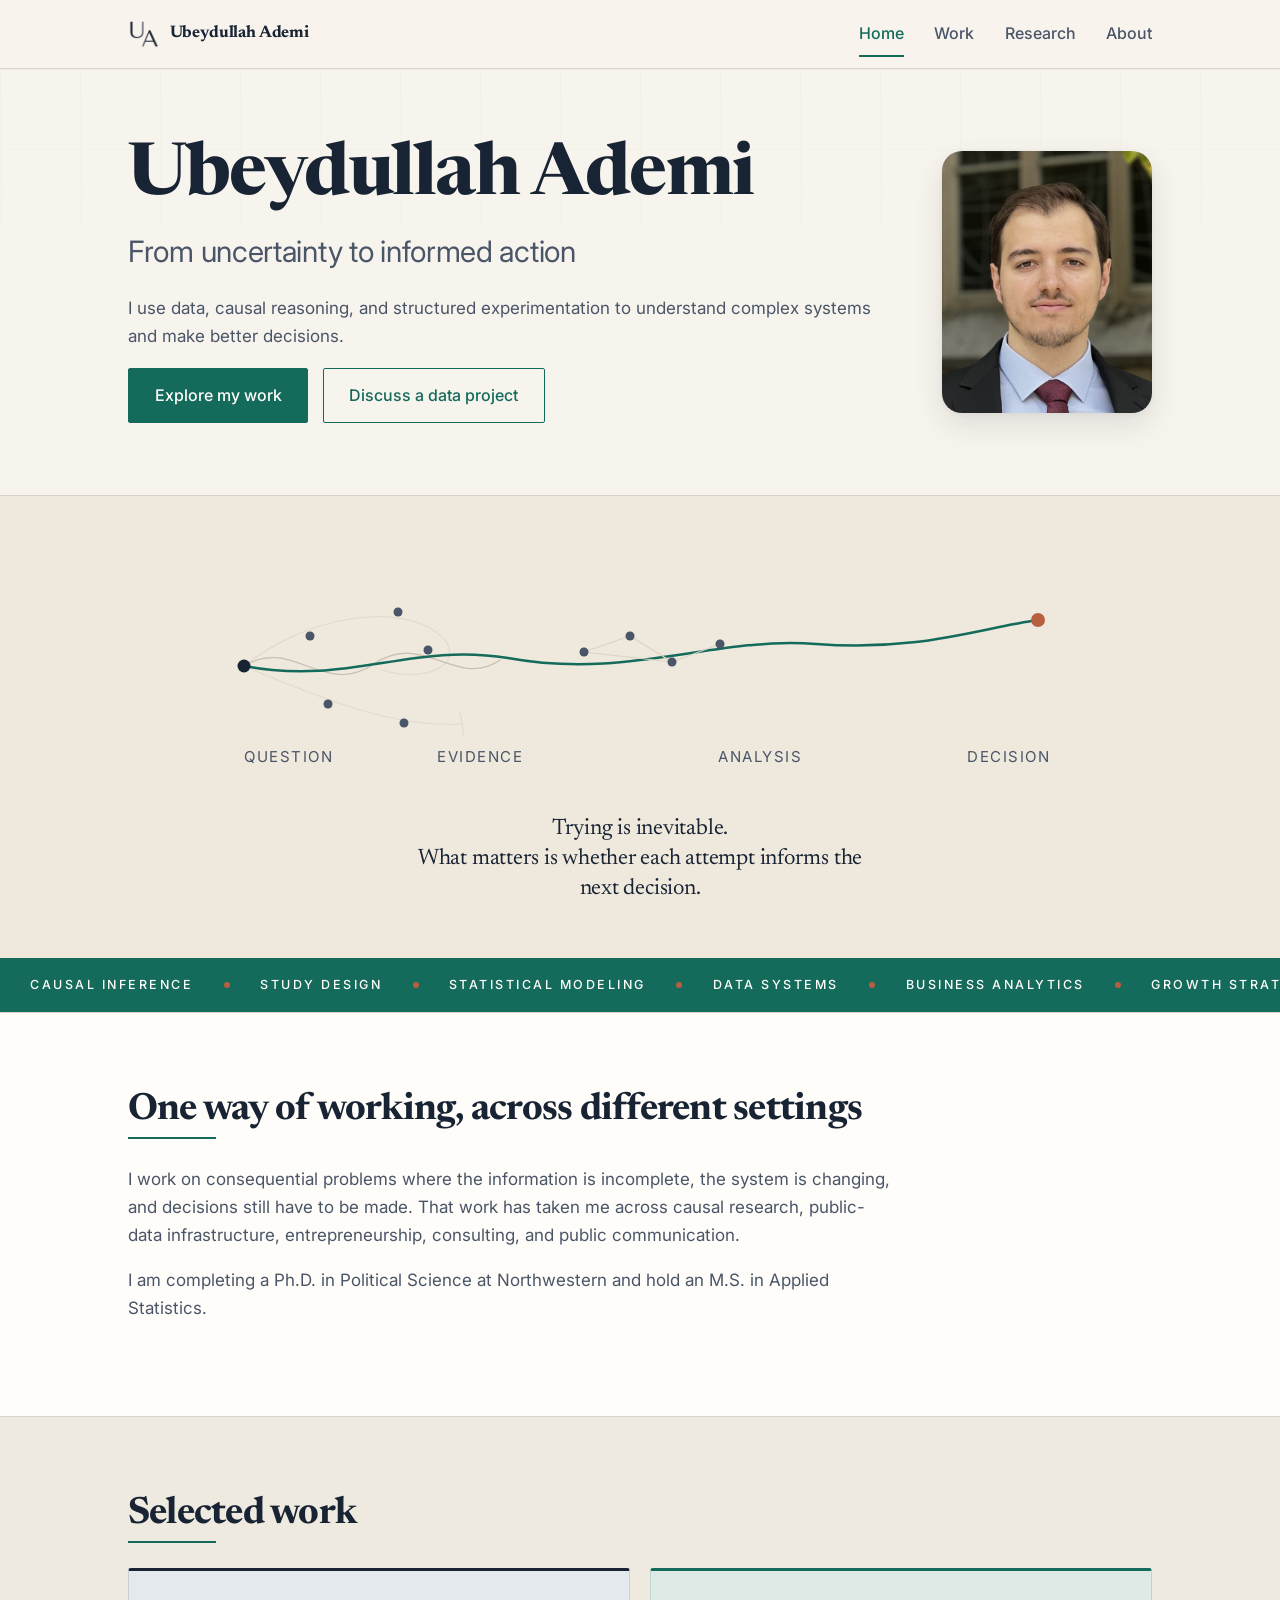
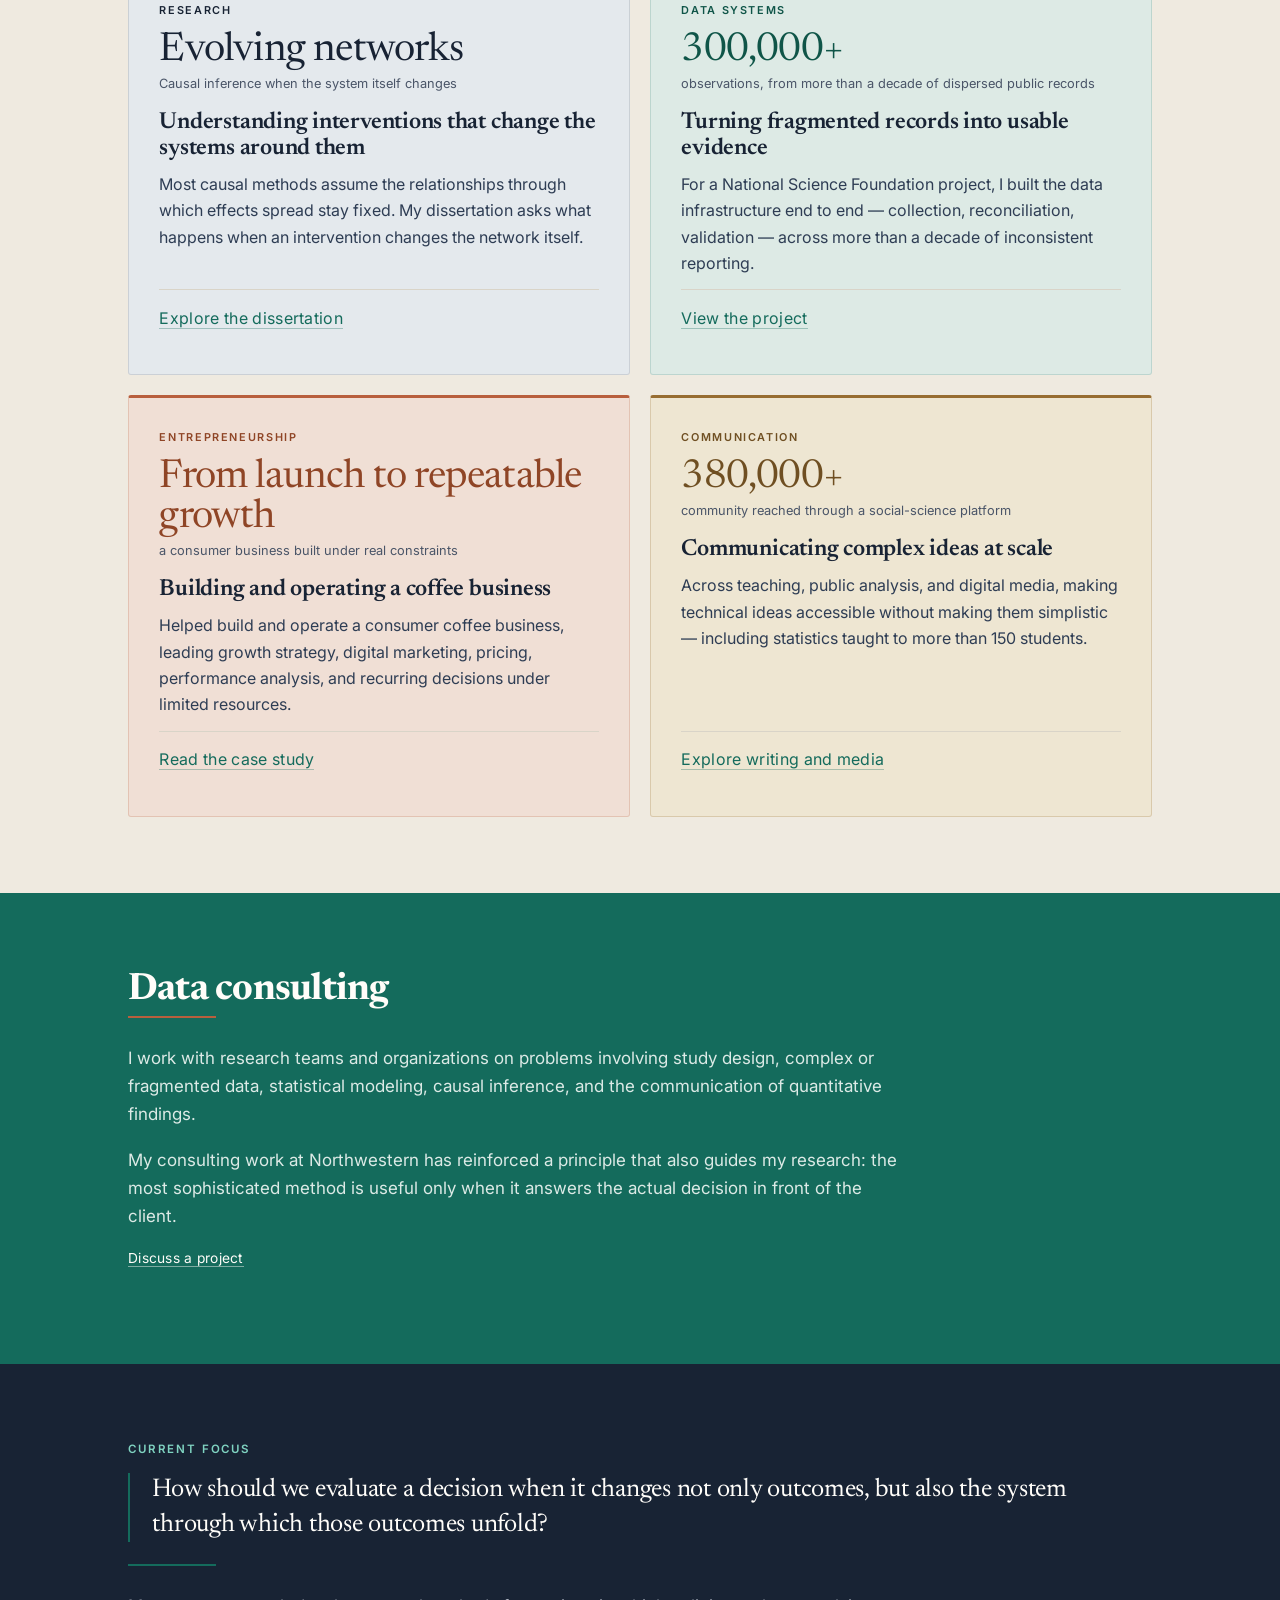
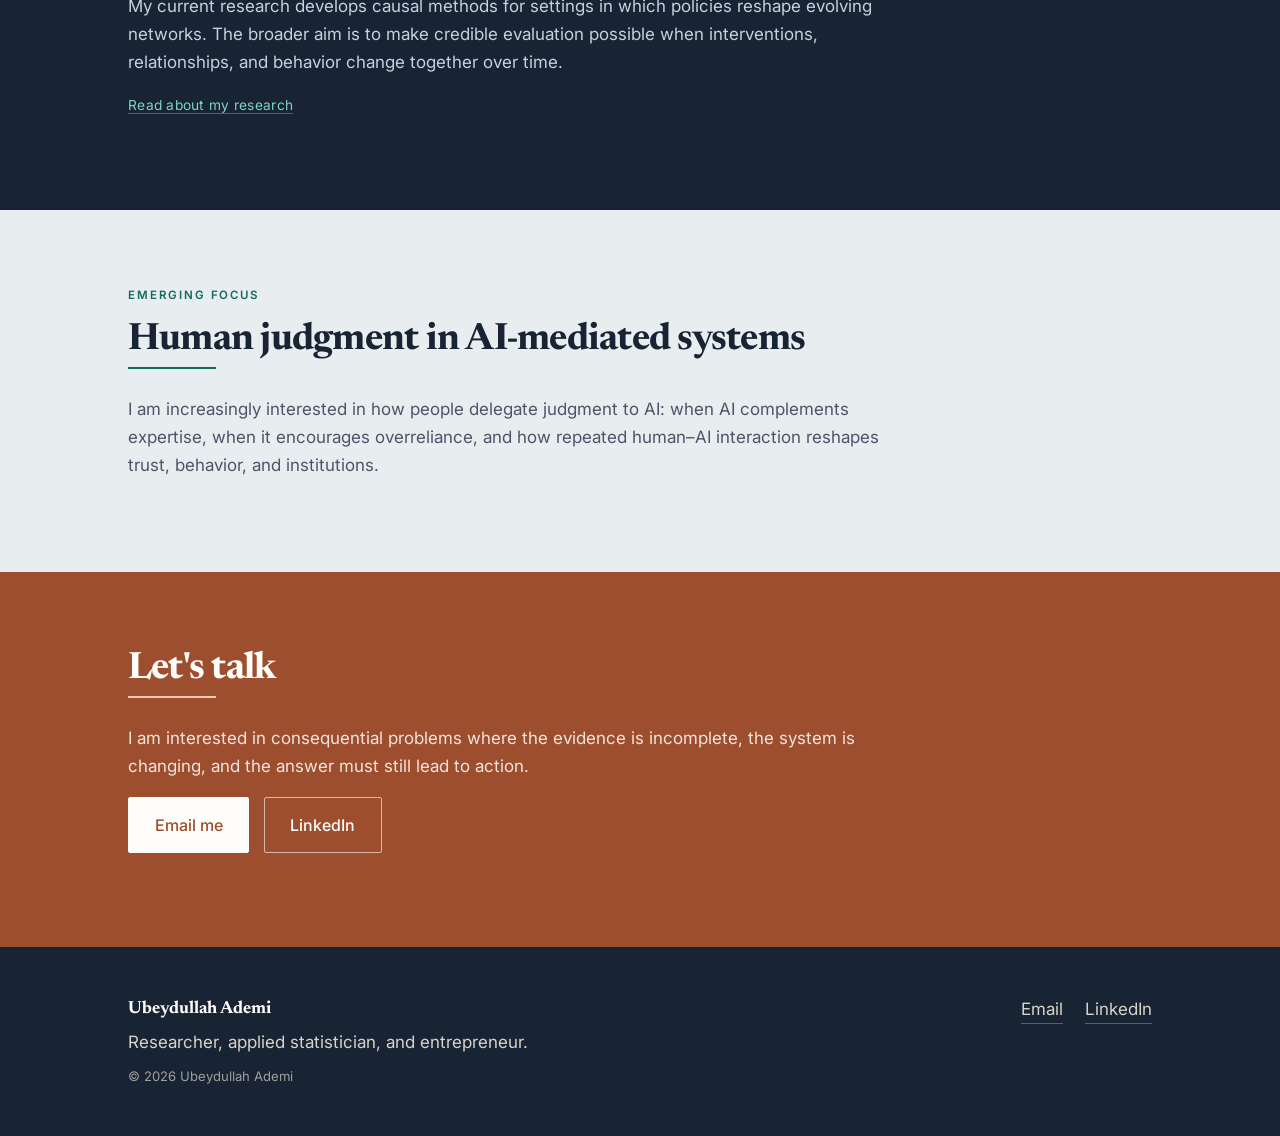
<file: index.html>
<!doctype html>
<html lang="en">
<head>
<meta charset="utf-8">
<meta name="viewport" content="width=device-width,initial-scale=1">
<script>document.documentElement.className+=' js';window.addEventListener('load',function(){setTimeout(function(){function sweep(){var n=document.querySelectorAll('.reveal:not(.is-in)');for(var i=0;i<n.length;i++){var r=n[i].getBoundingClientRect();if(r.top<window.innerHeight*0.95&&r.bottom>0)n[i].classList.add('is-in');}}if(!document.querySelectorAll('.reveal:not(.is-in)').length)return;sweep();window.addEventListener('scroll',sweep,{passive:true});window.addEventListener('resize',sweep,{passive:true});},2500);});</script>
<title>Ubeydullah Ademi | Researcher, Applied Statistician &amp; Entrepreneur</title>
<meta name="description" content="Political Science PhD candidate and applied statistician at Northwestern working on causal inference, complex systems, and entrepreneurial ventures.">
<link rel="canonical" href="https://ubeydullahademi.com/">
<meta property="og:type" content="website">
<meta property="og:title" content="Ubeydullah Ademi | Researcher, Applied Statistician &amp; Entrepreneur">
<meta property="og:description" content="Political Science PhD candidate and applied statistician at Northwestern working on causal inference, complex systems, and entrepreneurial ventures.">
<meta property="og:url" content="https://ubeydullahademi.com/">
<meta property="og:image" content="https://ubeydullahademi.com/assets/social.jpg">
<meta property="og:image:width" content="1200">
<meta property="og:image:height" content="630">
<meta name="twitter:card" content="summary_large_image">
<meta name="twitter:title" content="Ubeydullah Ademi | Researcher, Applied Statistician &amp; Entrepreneur">
<meta name="twitter:description" content="Data, decisions, and complex systems.">
<meta name="twitter:image" content="https://ubeydullahademi.com/assets/social.jpg">
<link rel="preconnect" href="https://fonts.googleapis.com">
<link rel="preconnect" href="https://fonts.gstatic.com" crossorigin>
<link href="https://fonts.googleapis.com/css2?family=Inter:wght@400;500;600&family=Newsreader:opsz,wght@6..72,600;6..72,700&display=swap" rel="stylesheet">
<link rel="icon" href="/assets/favicon-32.png" sizes="32x32">
<link rel="icon" href="/assets/favicon-16.png" sizes="16x16">
<link rel="apple-touch-icon" href="/assets/apple-touch-icon.png">
<link rel="stylesheet" href="/assets/style.css">
<script type="application/ld+json">
{
  "@context":"https://schema.org",
  "@type":"Person",
  "name":"Ubeydullah Ademi",
  "url":"https://ubeydullahademi.com",
  "image":"https://ubeydullahademi.com/assets/headshot.jpg",
  "jobTitle":"Researcher and Applied Statistician",
  "email":"mailto:ubeydullahademi2027@u.northwestern.edu",
  "affiliation":{"@type":"CollegeOrUniversity","name":"Northwestern University"},
  "alumniOf":[{"@type":"CollegeOrUniversity","name":"Northwestern University"},
              {"@type":"CollegeOrUniversity","name":"Boğaziçi University"}],
  "knowsAbout":["Causal inference","Network analysis","Applied statistics","Comparative politics","Entrepreneurship"],
  "sameAs":["https://www.linkedin.com/in/ubeydullahademi"]
}
</script>
</head>
<body>

<a class="skip" href="#main">Skip to main content</a>

<header class="site-head">
  <div class="wrap">
    <a class="brand" href="/"><img src="/assets/mark.png" alt="" width="32" height="32"><span>Ubeydullah Ademi</span></a>
    <nav class="nav" aria-label="Primary">
      <a href="/" aria-current="page">Home</a>
      <a href="/work/">Work</a>
      <a href="/research/">Research</a>
      <a href="/about/">About</a>
    </nav>
  </div>
</header>

<main id="main">

<section class="hero">
  <div class="wrap">
    <div>
      <h1>Ubeydullah Ademi</h1>
      <p class="lede">From uncertainty to informed action</p>
      <p class="intro">I use data, causal reasoning, and structured experimentation to understand complex systems and make better decisions.</p>
      <div class="btn-row">
        <a class="btn" href="/work/">Explore my work</a>
        <a class="btn ghost" href="mailto:ubeydullahademi2027@u.northwestern.edu?subject=Data%20project">Discuss a data project</a>
      </div>
    </div>
    <img class="hero-portrait" src="/assets/headshot.jpg" alt="Ubeydullah Ademi" width="675" height="900">
  </div>
</section>

<section class="viz-band reveal">
  <div class="wrap">
    <svg class="viz" viewBox="0 0 960 240" role="img"
         aria-label="From a single question, several attempts set out with no clear destination — one loops back, one dead-ends, one oscillates. Each attempt leaves observations behind. Analysis connects the evidence that held up and the weaker attempts fade. One route then resolves, still slightly curved, to a decision.">
      <!-- 1. uncertainty: attempts with no destination -->
      <path class="try t1" d="M84,126 C150,74 236,64 276,92 C310,116 276,146 222,130"/>
      <path class="try t2" d="M84,126 C160,158 232,188 302,184"/>
      <line class="try tick" x1="300" y1="172" x2="304" y2="196"/>
      <path class="try t3" d="M84,126 C132,96 164,158 214,124 C264,90 296,150 340,120"/>

      <!-- 4. informed action (drawn last, sits above) -->
      <path class="path" d="M84,126 C190,146 250,102 348,118 C468,140 556,96 656,104 C758,112 820,88 878,80"/>

      <!-- 3. analysis: what held up, connected -->
      <line class="link k1" x1="424" y1="112" x2="470" y2="96"/>
      <line class="link k2" x1="470" y1="96"  x2="512" y2="122"/>
      <line class="link k3" x1="512" y1="122" x2="424" y2="112"/>
      <line class="link k4" x1="512" y1="122" x2="560" y2="104"/>

      <!-- 2. evidence left behind by the attempts -->
      <circle class="obs o1" cx="150" cy="96"  r="4.5"/>
      <circle class="obs o2" cx="238" cy="72"  r="4.5"/>
      <circle class="obs o3" cx="268" cy="110" r="4.5"/>
      <circle class="obs o4" cx="168" cy="164" r="4.5"/>
      <circle class="obs o5" cx="244" cy="183" r="4.5"/>
      <circle class="obs keep o6" cx="214" cy="124" r="4.5" style="--gx:210px;--gy:-12px"/>
      <circle class="obs keep o7" cx="288" cy="118" r="4.5" style="--gx:182px;--gy:-22px"/>
      <circle class="obs keep o8" cx="340" cy="120" r="4.5" style="--gx:172px;--gy:2px"/>
      <circle class="obs keep o9" cx="380" cy="112" r="4.5" style="--gx:180px;--gy:-8px"/>

      <circle class="qpoint" cx="84" cy="126" r="6.5"/>
      <circle class="outcome" cx="878" cy="80" r="7"/>

      <g>
        <text class="label g1" x="84"  y="222" text-anchor="start">Question</text>
        <text class="label g2" x="320" y="222" text-anchor="middle">Evidence</text>
        <text class="label g3" x="600" y="222" text-anchor="middle">Analysis</text>
        <text class="label g4" x="890" y="222" text-anchor="end">Decision</text>
      </g>
    </svg>
    <div class="viz-labels" aria-hidden="true">
      <span>Question</span><span>Evidence</span><span>Analysis</span><span>Decision</span>
    </div>
    <p class="cap"><span>Trying is inevitable.</span>What matters is whether each attempt informs the next decision.</p>
  </div>
</section>

<div class="stripe" aria-hidden="true">
  <div class="stripe-track" id="stripe">
    <div class="stripe-set">
      <b>Causal inference</b><i></i><b>Study design</b><i></i><b>Statistical modeling</b><i></i><b>Data systems</b><i></i><b>Business analytics</b><i></i><b>Growth strategy</b><i></i><b>Quantitative communication</b><i></i>
    </div>
    <div class="stripe-set">
      <b>Causal inference</b><i></i><b>Study design</b><i></i><b>Statistical modeling</b><i></i><b>Data systems</b><i></i><b>Business analytics</b><i></i><b>Growth strategy</b><i></i><b>Quantitative communication</b><i></i>
    </div>
  </div>
</div>

<section class="section cream">
  <div class="wrap">
    <div class="reveal">
      <h2>One way of working, across different settings</h2>
      <span class="rule"></span>
    </div>
    <div class="measure reveal reveal-d1">
      <p>I work on consequential problems where the information is incomplete, the system is changing, and decisions still have to be made. That work has taken me across causal research, public-data infrastructure, entrepreneurship, consulting, and public communication.</p>
      <p>I am completing a Ph.D. in Political Science at Northwestern and hold an M.S. in Applied Statistics.</p>
    </div>
  </div>
</section>

<section class="section sand">
  <div class="wrap">
    <div class="reveal">
      <h2>Selected work</h2>
      <span class="rule"></span>
    </div>
    <div class="cards two-up">

      <article class="card a-navy reveal">
        <p class="cat">Research</p>
        <p class="figure">Evolving networks</p>
        <p class="figure-note">Causal inference when the system itself changes</p>
        <h3>Understanding interventions that change the systems around them</h3>
        <p>Most causal methods assume the relationships through which effects spread stay fixed. My dissertation asks what happens when an intervention changes the network itself.</p>
        <p class="meta"><a href="/research/">Explore the dissertation</a></p>
      </article>

      <article class="card a-teal reveal reveal-d1">
        <p class="cat">Data systems</p>
        <p class="figure">300,000+</p>
        <p class="figure-note">observations, from more than a decade of dispersed public records</p>
        <h3>Turning fragmented records into usable evidence</h3>
        <p>For a National Science Foundation project, I built the data infrastructure end to end — collection, reconciliation, validation — across more than a decade of inconsistent reporting.</p>
        <p class="meta"><a href="/work/#data">View the project</a></p>
      </article>

      <article class="card a-clay reveal reveal-d2">
        <p class="cat">Entrepreneurship</p>
        <p class="figure">From launch to repeatable growth</p>
        <p class="figure-note">a consumer business built under real constraints</p>
        <h3>Building and operating a coffee business</h3>
        <p>Helped build and operate a consumer coffee business, leading growth strategy, digital marketing, pricing, performance analysis, and recurring decisions under limited resources.</p>
        <p class="meta"><a href="/work/#business">Read the case study</a></p>
      </article>

      <article class="card a-gold reveal reveal-d3">
        <p class="cat">Communication</p>
        <p class="figure">380,000+</p>
        <p class="figure-note">community reached through a social-science platform</p>
        <h3>Communicating complex ideas at scale</h3>
        <p>Across teaching, public analysis, and digital media, making technical ideas accessible without making them simplistic — including statistics taught to more than 150 students.</p>
        <p class="meta"><a href="/work/#communication">Explore writing and media</a></p>
      </article>

    </div>
  </div>
</section>

<section class="section teal">
  <div class="wrap">
    <div class="reveal">
      <h2>Data consulting</h2>
      <span class="rule"></span>
    </div>
    <div class="measure reveal reveal-d1">
      <p>I work with research teams and organizations on problems involving study design, complex or fragmented data, statistical modeling, causal inference, and the communication of quantitative findings.</p>
      <p>My consulting work at Northwestern has reinforced a principle that also guides my research: the most sophisticated method is useful only when it answers the actual decision in front of the client.</p>
      <p class="meta"><a href="mailto:ubeydullahademi2027@u.northwestern.edu?subject=Data%20project">Discuss a project</a></p>
    </div>
  </div>
</section>

<section class="section dark">
  <div class="wrap">
    <div class="reveal">
      <p class="eyebrow">Current focus</p>
      <blockquote>How should we evaluate a decision when it changes not only outcomes, but also the system through which those outcomes unfold?</blockquote>
      <span class="rule"></span>
    </div>
    <div class="measure reveal reveal-d1">
      <p>My current research develops causal methods for settings in which policies reshape evolving networks. The broader aim is to make credible evaluation possible when interventions, relationships, and behavior change together over time.</p>
      <p class="meta"><a href="/research/">Read about my research</a></p>
    </div>
  </div>
</section>

<section class="section bluegray">
  <div class="wrap">
    <div class="reveal">
      <p class="eyebrow">Emerging focus</p>
      <h2>Human judgment in AI-mediated systems</h2>
      <span class="rule"></span>
    </div>
    <div class="measure reveal reveal-d1">
      <p>I am increasingly interested in how people delegate judgment to AI: when AI complements expertise, when it encourages overreliance, and how repeated human&ndash;AI interaction reshapes trust, behavior, and institutions.</p>
    </div>
  </div>
</section>

<section class="section clay">
  <div class="wrap">
    <div class="reveal">
      <h2>Let's talk</h2>
      <span class="rule"></span>
    </div>
    <div class="measure reveal reveal-d1">
      <p>I am interested in consequential problems where the evidence is incomplete, the system is changing, and the answer must still lead to action.</p>
      <p class="btn-row">
        <a class="btn" href="mailto:ubeydullahademi2027@u.northwestern.edu">Email me</a>
        <a class="btn ghost" href="https://www.linkedin.com/in/ubeydullahademi">LinkedIn</a>
      </p>
    </div>
  </div>
</section>

</main>

<footer class="site-foot">
  <div class="wrap">
    <div>
      <div class="name">Ubeydullah Ademi</div>
      <div>Researcher, applied statistician, and entrepreneur.</div>
      <small>&copy; 2026 Ubeydullah Ademi</small>
    </div>
    <div class="links">
      <a href="mailto:ubeydullahademi2027@u.northwestern.edu">Email</a>
      <a href="https://www.linkedin.com/in/ubeydullahademi">LinkedIn</a>
    </div>
  </div>
</footer>

<script src="/assets/motion.js" defer></script>
<!-- Cloudflare Web Analytics -->
<script defer src='https://static.cloudflareinsights.com/beacon.min.js' data-cf-beacon='{"token": "eef68b6fd0c84ef3941f42761e1751e2"}'></script>
<!-- End Cloudflare Web Analytics -->
</body>
</html>
</file>
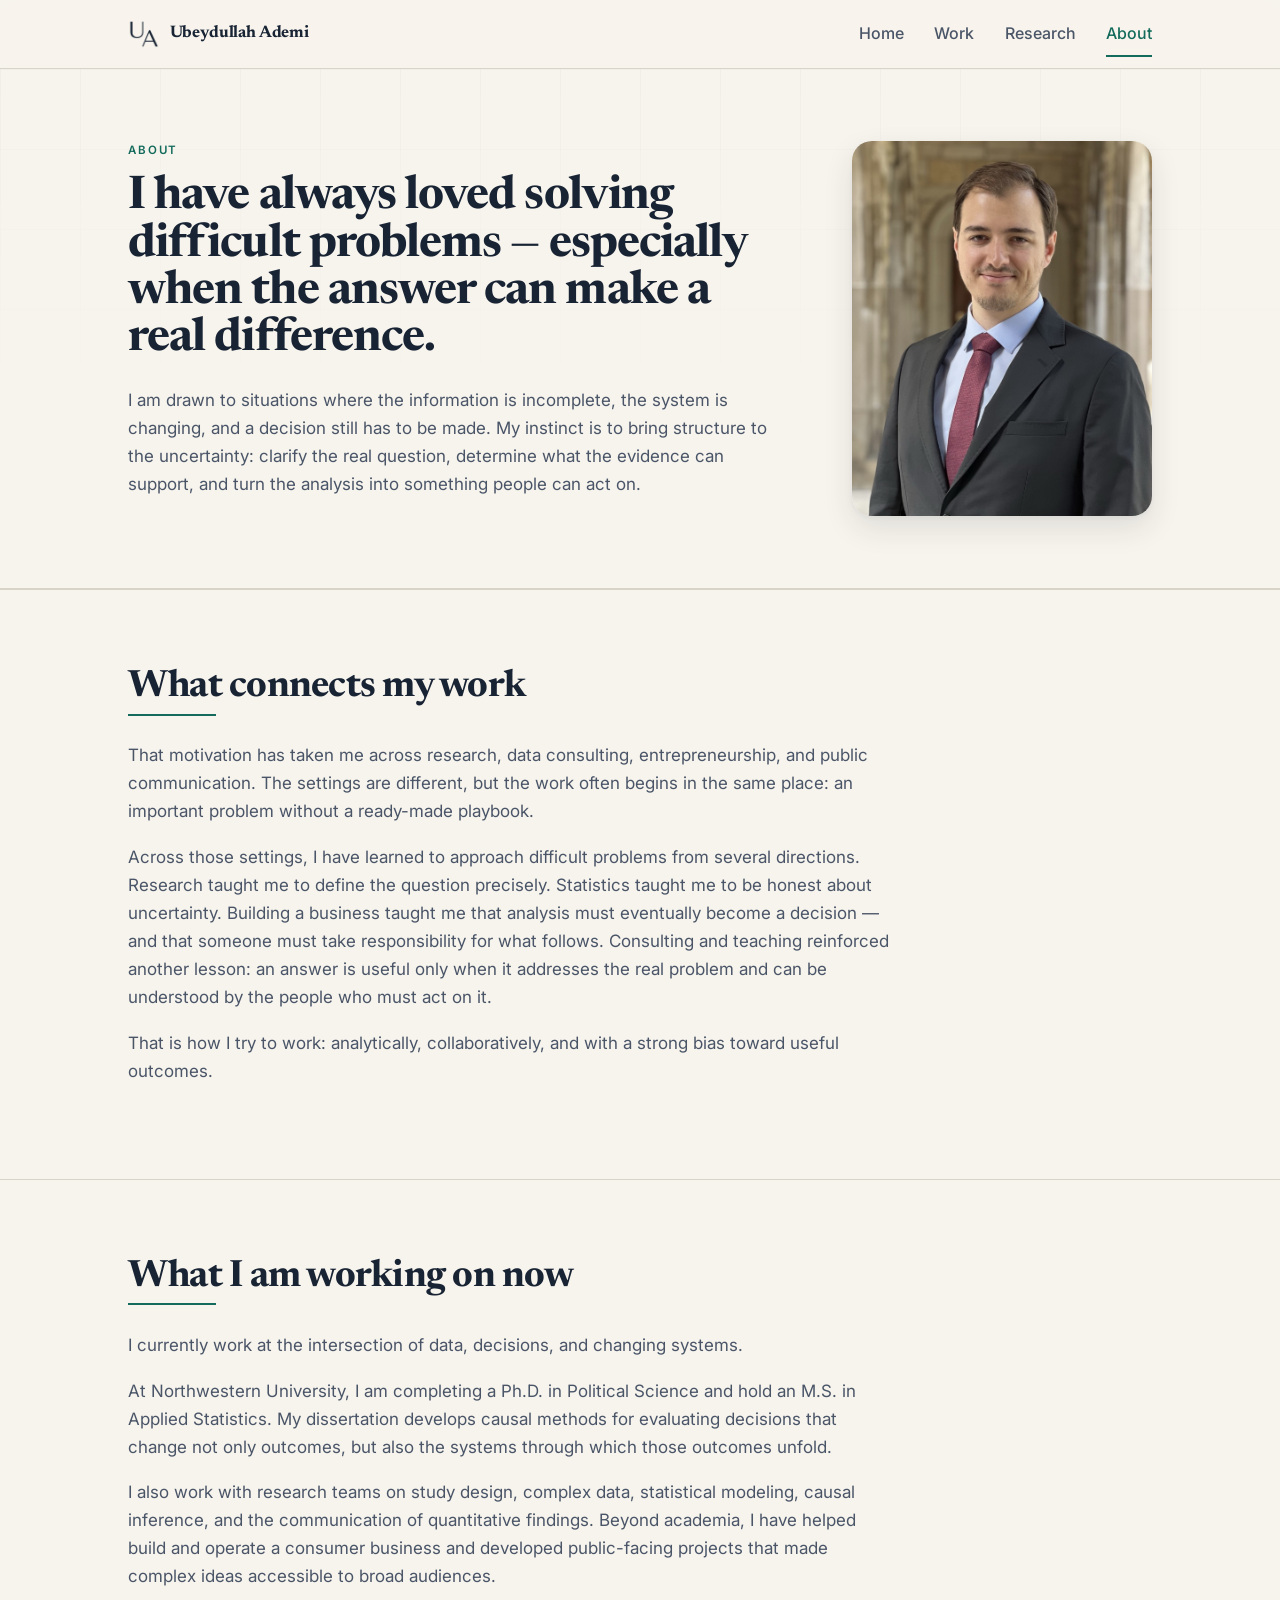
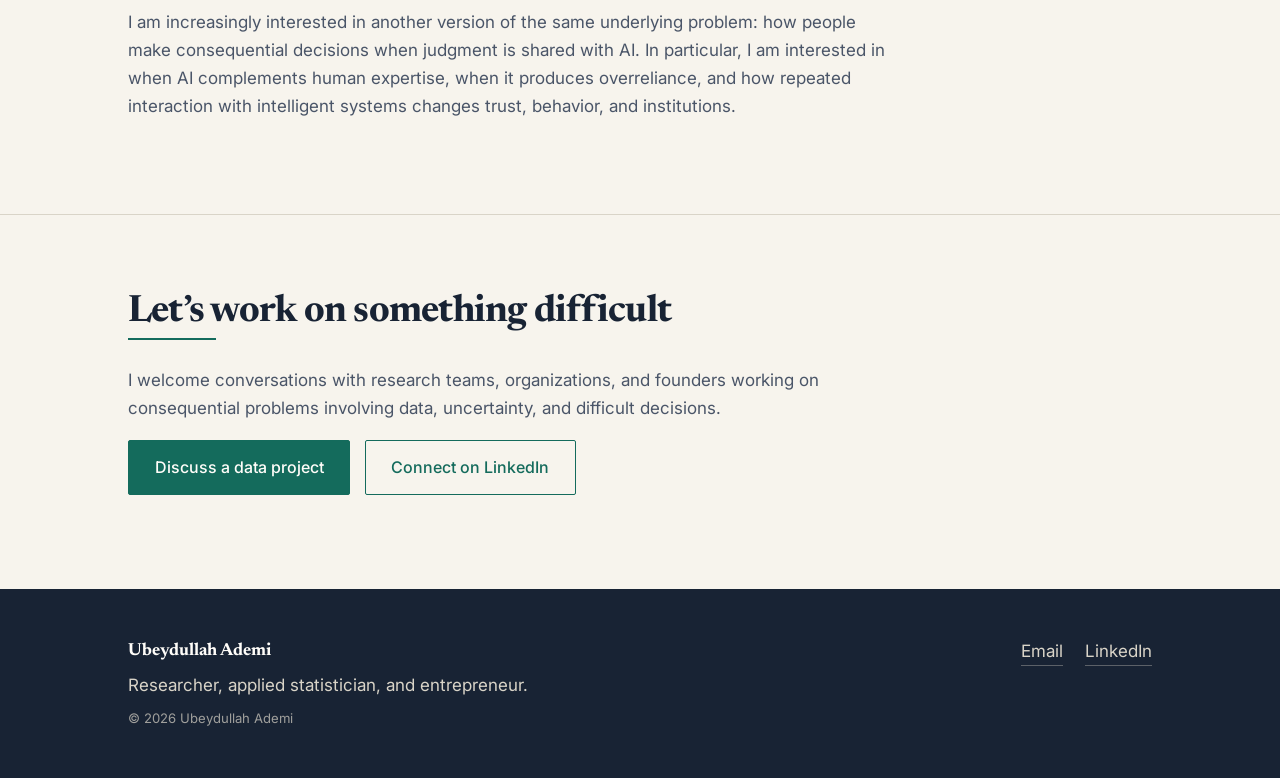
<file: about/index.html>
<!doctype html>
<html lang="en">
<head>
<meta charset="utf-8">
<meta name="viewport" content="width=device-width,initial-scale=1">
<script>document.documentElement.className+=' js';window.addEventListener('load',function(){setTimeout(function(){function sweep(){var n=document.querySelectorAll('.reveal:not(.is-in)');for(var i=0;i<n.length;i++){var r=n[i].getBoundingClientRect();if(r.top<window.innerHeight*0.95&&r.bottom>0)n[i].classList.add('is-in');}}if(!document.querySelectorAll('.reveal:not(.is-in)').length)return;sweep();window.addEventListener('scroll',sweep,{passive:true});window.addEventListener('resize',sweep,{passive:true});},2500);});</script>
<title>About | Ubeydullah Ademi</title>
<meta name="description" content="I work on consequential problems where the information is incomplete, the system is changing, and a decision still has to be made — across research, data consulting, entrepreneurship, and public communication.">
<link rel="canonical" href="https://ubeydullahademi.com/about/">
<meta property="og:type" content="profile">
<meta property="og:title" content="About | Ubeydullah Ademi">
<meta property="og:description" content="Bringing structure to uncertainty — across research, data consulting, entrepreneurship, and public communication.">
<meta property="og:url" content="https://ubeydullahademi.com/about/">
<meta property="og:image" content="https://ubeydullahademi.com/assets/social.jpg">
<meta property="og:image:width" content="1200">
<meta property="og:image:height" content="630">
<meta name="twitter:card" content="summary_large_image">
<meta name="twitter:image" content="https://ubeydullahademi.com/assets/social.jpg">
<link rel="preconnect" href="https://fonts.googleapis.com">
<link rel="preconnect" href="https://fonts.gstatic.com" crossorigin>
<link href="https://fonts.googleapis.com/css2?family=Inter:wght@400;500;600&family=Newsreader:opsz,wght@6..72,600;6..72,700&display=swap" rel="stylesheet">
<link rel="icon" href="/assets/favicon-32.png" sizes="32x32">
<link rel="icon" href="/assets/favicon-16.png" sizes="16x16">
<link rel="apple-touch-icon" href="/assets/apple-touch-icon.png">
<link rel="stylesheet" href="/assets/style.css">
</head>
<body>

<a class="skip" href="#main">Skip to main content</a>

<header class="site-head">
  <div class="wrap">
    <a class="brand" href="/"><img src="/assets/mark.png" alt="" width="32" height="32"><span>Ubeydullah Ademi</span></a>
    <nav class="nav" aria-label="Primary">
      <a href="/">Home</a>
      <a href="/work/">Work</a>
      <a href="/research/">Research</a>
      <a href="/about/" aria-current="page">About</a>
    </nav>
  </div>
</header>

<main id="main">

<section class="hero" style="border-bottom:1px solid var(--rule)">
  <div class="wrap">
    <div>
      <p class="eyebrow">About</p>
      <h1 style="font-size:clamp(2rem,4vw,2.9rem)">I have always loved solving difficult problems &mdash; especially when the answer can make a real difference.</h1>
      <p class="intro" style="margin-top:1.4rem">I am drawn to situations where the information is incomplete, the system is changing, and a decision still has to be made. My instinct is to bring structure to the uncertainty: clarify the real question, determine what the evidence can support, and turn the analysis into something people can act on.</p>
    </div>
    <img class="about-portrait" src="/assets/portrait.jpg" alt="Ubeydullah Ademi" width="675" height="900">
  </div>
</section>

<section class="section">
  <div class="wrap">
    <div class="reveal"><h2>What connects my work</h2><span class="rule"></span></div>
    <div class="measure reveal reveal-d1">
      <p>That motivation has taken me across research, data consulting, entrepreneurship, and public communication. The settings are different, but the work often begins in the same place: an important problem without a ready-made playbook.</p>
      <p>Across those settings, I have learned to approach difficult problems from several directions. Research taught me to define the question precisely. Statistics taught me to be honest about uncertainty. Building a business taught me that analysis must eventually become a decision &mdash; and that someone must take responsibility for what follows. Consulting and teaching reinforced another lesson: an answer is useful only when it addresses the real problem and can be understood by the people who must act on it.</p>
      <p>That is how I try to work: analytically, collaboratively, and with a strong bias toward useful outcomes.</p>
    </div>
  </div>
</section>

<section class="section">
  <div class="wrap">
    <div class="reveal"><h2>What I am working on now</h2><span class="rule"></span></div>
    <div class="measure reveal reveal-d1">
      <p>I currently work at the intersection of data, decisions, and changing systems.</p>
      <p>At Northwestern University, I am completing a Ph.D. in Political Science and hold an M.S. in Applied Statistics. My dissertation develops causal methods for evaluating decisions that change not only outcomes, but also the systems through which those outcomes unfold.</p>
      <p>I also work with research teams on study design, complex data, statistical modeling, causal inference, and the communication of quantitative findings. Beyond academia, I have helped build and operate a consumer business and developed public-facing projects that made complex ideas accessible to broad audiences.</p>
      <p>I am increasingly interested in another version of the same underlying problem: how people make consequential decisions when judgment is shared with AI. In particular, I am interested in when AI complements human expertise, when it produces overreliance, and how repeated interaction with intelligent systems changes trust, behavior, and institutions.</p>
    </div>
  </div>
</section>

<section class="section">
  <div class="wrap">
    <div class="reveal"><h2>Let&rsquo;s work on something difficult</h2><span class="rule"></span></div>
    <div class="measure reveal reveal-d1">
      <p>I welcome conversations with research teams, organizations, and founders working on consequential problems involving data, uncertainty, and difficult decisions.</p>
      <p class="btn-row">
        <a class="btn" href="mailto:ubeydullahademi2027@u.northwestern.edu?subject=Data%20project">Discuss a data project</a>
        <a class="btn ghost" href="https://www.linkedin.com/in/ubeydullahademi">Connect on LinkedIn</a>
      </p>
    </div>
  </div>
</section>

</main>

<footer class="site-foot">
  <div class="wrap">
    <div>
      <div class="name">Ubeydullah Ademi</div>
      <div>Researcher, applied statistician, and entrepreneur.</div>
      <small>&copy; 2026 Ubeydullah Ademi</small>
    </div>
    <div class="links">
      <a href="mailto:ubeydullahademi2027@u.northwestern.edu">Email</a>
      <a href="https://www.linkedin.com/in/ubeydullahademi">LinkedIn</a>
    </div>
  </div>
</footer>

<script src="/assets/motion.js" defer></script>
<!-- Cloudflare Web Analytics -->
<script defer src='https://static.cloudflareinsights.com/beacon.min.js' data-cf-beacon='{"token": "eef68b6fd0c84ef3941f42761e1751e2"}'></script>
<!-- End Cloudflare Web Analytics -->
</body>
</html>
</file>
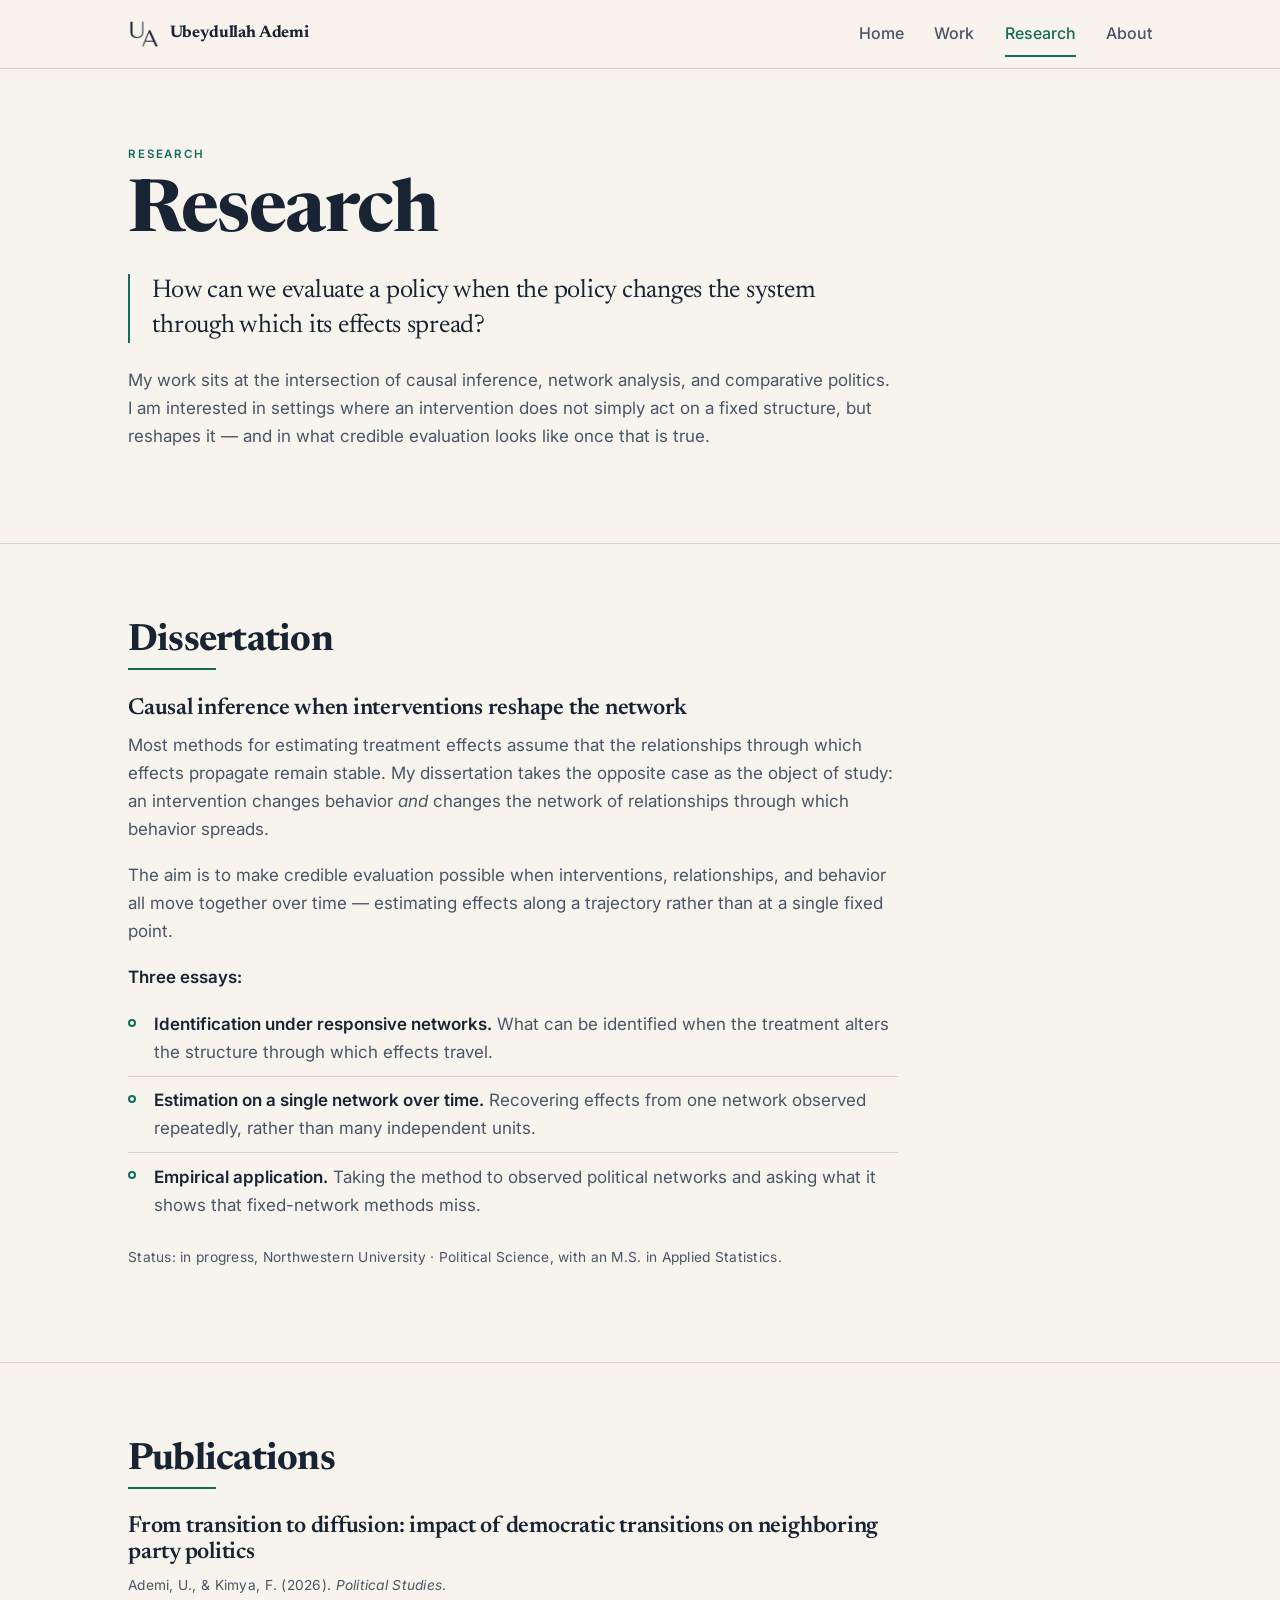
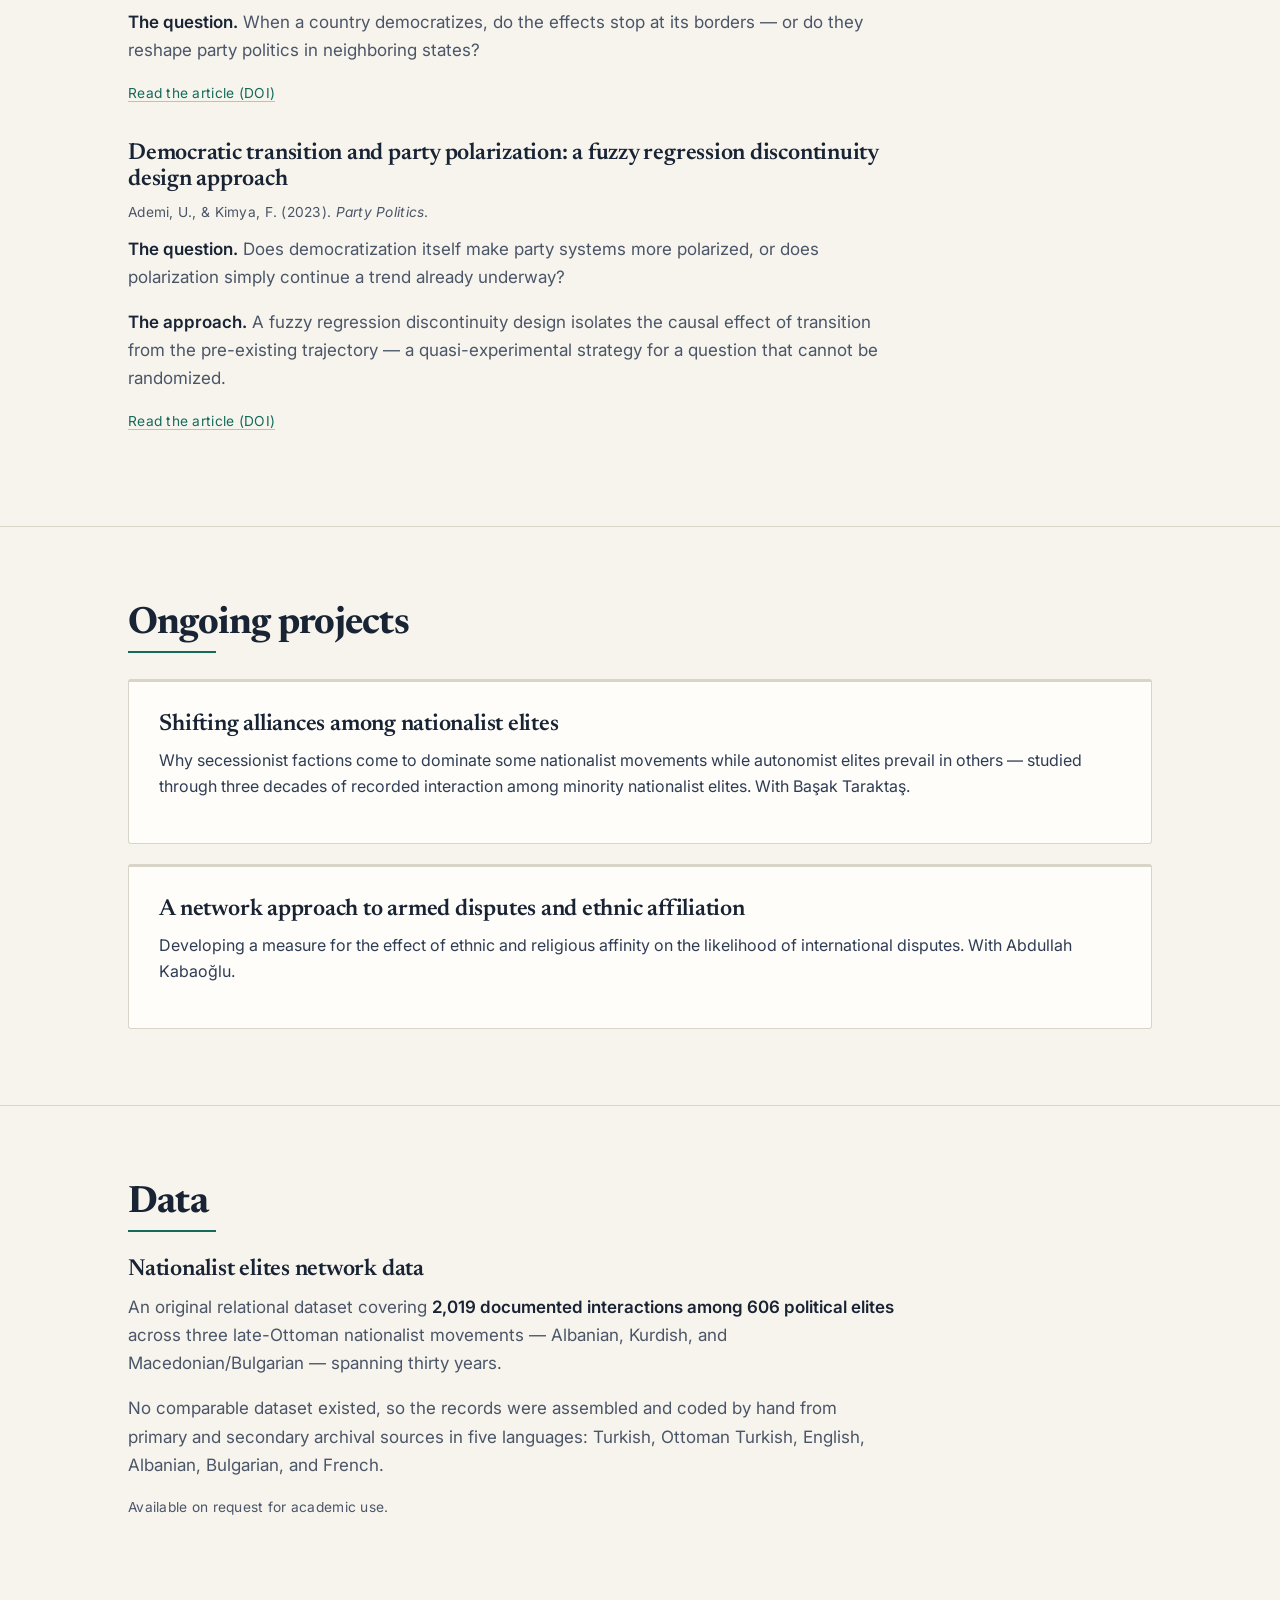
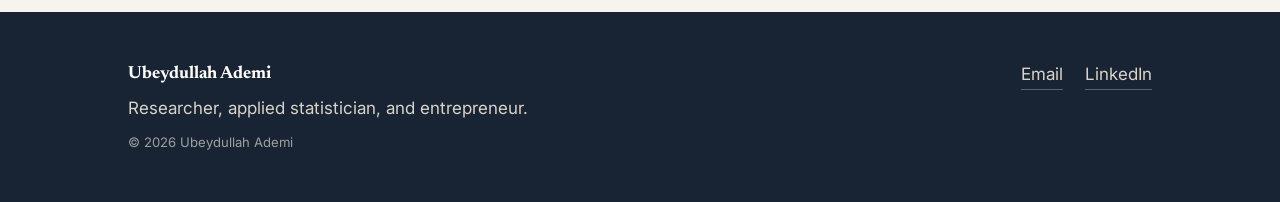
<file: research/index.html>
<!doctype html>
<html lang="en">
<head>
<meta charset="utf-8">
<meta name="viewport" content="width=device-width,initial-scale=1">
<script>document.documentElement.className+=' js';window.addEventListener('load',function(){setTimeout(function(){function sweep(){var n=document.querySelectorAll('.reveal:not(.is-in)');for(var i=0;i<n.length;i++){var r=n[i].getBoundingClientRect();if(r.top<window.innerHeight*0.95&&r.bottom>0)n[i].classList.add('is-in');}}if(!document.querySelectorAll('.reveal:not(.is-in)').length)return;sweep();window.addEventListener('scroll',sweep,{passive:true});window.addEventListener('resize',sweep,{passive:true});},2500);});</script>
<title>Research | Ubeydullah Ademi</title>
<meta name="description" content="Doctoral research on causal inference for evolving networks, published work on democratic transition and party polarization, and original network data on late Ottoman political elites.">
<link rel="canonical" href="https://ubeydullahademi.com/research/">
<meta property="og:type" content="article">
<meta property="og:title" content="Research | Ubeydullah Ademi">
<meta property="og:description" content="Causal inference for evolving networks, party polarization, and original elite-network data.">
<meta property="og:url" content="https://ubeydullahademi.com/research/">
<meta property="og:image" content="https://ubeydullahademi.com/assets/social.jpg">
<meta property="og:image:width" content="1200">
<meta property="og:image:height" content="630">
<meta name="twitter:card" content="summary_large_image">
<meta name="twitter:image" content="https://ubeydullahademi.com/assets/social.jpg">
<link rel="preconnect" href="https://fonts.googleapis.com">
<link rel="preconnect" href="https://fonts.gstatic.com" crossorigin>
<link href="https://fonts.googleapis.com/css2?family=Inter:wght@400;500;600&family=Newsreader:opsz,wght@6..72,600;6..72,700&display=swap" rel="stylesheet">
<link rel="icon" href="/assets/favicon-32.png" sizes="32x32">
<link rel="icon" href="/assets/favicon-16.png" sizes="16x16">
<link rel="apple-touch-icon" href="/assets/apple-touch-icon.png">
<link rel="stylesheet" href="/assets/style.css">
</head>
<body>

<a class="skip" href="#main">Skip to main content</a>

<header class="site-head">
  <div class="wrap">
    <a class="brand" href="/"><img src="/assets/mark.png" alt="" width="32" height="32"><span>Ubeydullah Ademi</span></a>
    <nav class="nav" aria-label="Primary">
      <a href="/">Home</a>
      <a href="/work/">Work</a>
      <a href="/research/" aria-current="page">Research</a>
      <a href="/about/">About</a>
    </nav>
  </div>
</header>

<main id="main">

<section class="section" style="border-top:0">
  <div class="wrap">
    <p class="eyebrow">Research</p>
    <h1>Research</h1>
    <div class="measure" style="margin-top:1.4rem">
      <blockquote>How can we evaluate a policy when the policy changes the system through which its effects spread?</blockquote>
      <p>My work sits at the intersection of causal inference, network analysis, and comparative politics. I am interested in settings where an intervention does not simply act on a fixed structure, but reshapes it — and in what credible evaluation looks like once that is true.</p>
    </div>
  </div>
</section>

<section class="section">
  <div class="wrap">
    <div class="reveal">
      <h2>Dissertation</h2>
      <span class="rule"></span>
    </div>
    <div class="measure reveal reveal-d1">
      <h3 style="margin-bottom:.6rem">Causal inference when interventions reshape the network</h3>
      <p>Most methods for estimating treatment effects assume that the relationships through which effects propagate remain stable. My dissertation takes the opposite case as the object of study: an intervention changes behavior <em>and</em> changes the network of relationships through which behavior spreads.</p>
      <p>The aim is to make credible evaluation possible when interventions, relationships, and behavior all move together over time — estimating effects along a trajectory rather than at a single fixed point.</p>
      <p style="margin-bottom:.6rem"><strong>Three essays:</strong></p>
      <ul class="clean" style="margin-bottom:1.1rem">
        <li><strong>Identification under responsive networks.</strong> What can be identified when the treatment alters the structure through which effects travel.</li>
        <li><strong>Estimation on a single network over time.</strong> Recovering effects from one network observed repeatedly, rather than many independent units.</li>
        <li><strong>Empirical application.</strong> Taking the method to observed political networks and asking what it shows that fixed-network methods miss.</li>
      </ul>
      <p class="meta">Status: in progress, Northwestern University &middot; Political Science, with an M.S. in Applied Statistics.</p>
    </div>
  </div>
</section>

<section class="section">
  <div class="wrap">
    <div class="reveal">
      <h2>Publications</h2>
      <span class="rule"></span>
    </div>
    <div class="measure reveal reveal-d1" style="margin-bottom:2.25rem">
      <h3 style="margin-bottom:.5rem">From transition to diffusion: impact of democratic transitions on neighboring party politics</h3>
      <p class="meta" style="margin-bottom:.7rem">Ademi, U., &amp; Kimya, F. (2026). <em>Political Studies</em>.</p>
      <p><strong>The question.</strong> When a country democratizes, do the effects stop at its borders &mdash; or do they reshape party politics in neighboring states?</p>
      <p class="meta"><a href="https://doi.org/10.1177/00323217251412065">Read the article (DOI)</a></p>
    </div>

    <div class="measure reveal reveal-d1">
      <h3 style="margin-bottom:.5rem">Democratic transition and party polarization: a fuzzy regression discontinuity design approach</h3>
      <p class="meta" style="margin-bottom:.7rem">Ademi, U., &amp; Kimya, F. (2023). <em>Party Politics</em>.</p>
      <p><strong>The question.</strong> Does democratization itself make party systems more polarized, or does polarization simply continue a trend already underway?</p>
      <p><strong>The approach.</strong> A fuzzy regression discontinuity design isolates the causal effect of transition from the pre-existing trajectory — a quasi-experimental strategy for a question that cannot be randomized.</p>
      <p class="meta"><a href="https://doi.org/10.1177/13540688231171689">Read the article (DOI)</a></p>
    </div>
  </div>
</section>

<section class="section">
  <div class="wrap">
    <div class="reveal">
      <h2>Ongoing projects</h2>
      <span class="rule"></span>
    </div>
    <div class="cards">
      <article class="card reveal">
        <h3>Shifting alliances among nationalist elites</h3>
        <p>Why secessionist factions come to dominate some nationalist movements while autonomist elites prevail in others — studied through three decades of recorded interaction among minority nationalist elites. With Ba&#351;ak Tarakta&#351;.</p>
      </article>
      <article class="card reveal reveal-d2">
        <h3>A network approach to armed disputes and ethnic affiliation</h3>
        <p>Developing a measure for the effect of ethnic and religious affinity on the likelihood of international disputes. With Abdullah Kabao&#287;lu.</p>
      </article>
    </div>
  </div>
</section>

<section class="section">
  <div class="wrap">
    <div class="reveal">
      <h2>Data</h2>
      <span class="rule"></span>
    </div>
    <div class="measure reveal reveal-d1">
      <h3 style="margin-bottom:.6rem">Nationalist elites network data</h3>
      <p>An original relational dataset covering <strong>2,019 documented interactions among 606 political elites</strong> across three late-Ottoman nationalist movements — Albanian, Kurdish, and Macedonian/Bulgarian — spanning thirty years.</p>
      <p>No comparable dataset existed, so the records were assembled and coded by hand from primary and secondary archival sources in five languages: Turkish, Ottoman Turkish, English, Albanian, Bulgarian, and French.</p>
      <p class="meta">Available on request for academic use.</p>
    </div>
  </div>
</section>

</main>

<footer class="site-foot">
  <div class="wrap">
    <div>
      <div class="name">Ubeydullah Ademi</div>
      <div>Researcher, applied statistician, and entrepreneur.</div>
      <small>&copy; 2026 Ubeydullah Ademi</small>
    </div>
    <div class="links">
      <a href="mailto:ubeydullahademi2027@u.northwestern.edu">Email</a>
      <a href="https://www.linkedin.com/in/ubeydullahademi">LinkedIn</a>
    </div>
  </div>
</footer>

<script src="/assets/motion.js" defer></script>
<!-- Cloudflare Web Analytics -->
<script defer src='https://static.cloudflareinsights.com/beacon.min.js' data-cf-beacon='{"token": "eef68b6fd0c84ef3941f42761e1751e2"}'></script>
<!-- End Cloudflare Web Analytics -->
</body>
</html>
</file>
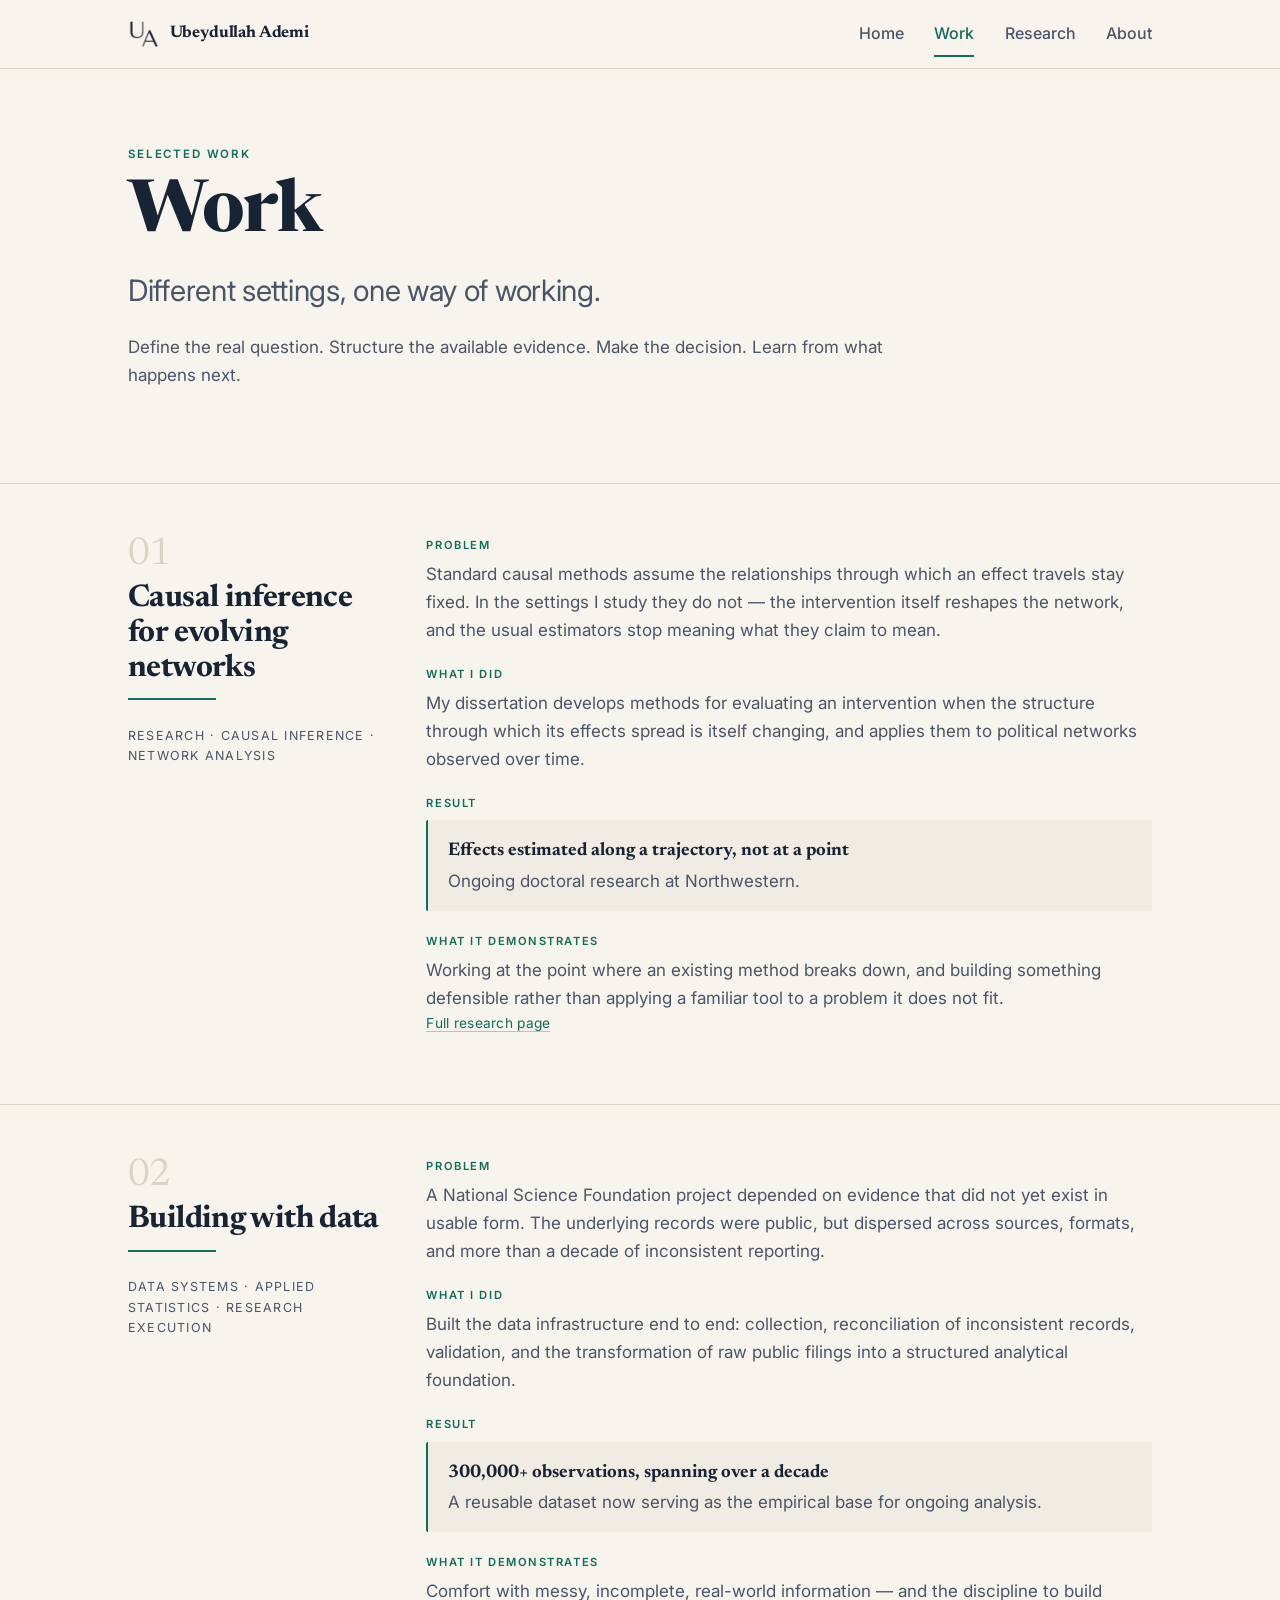
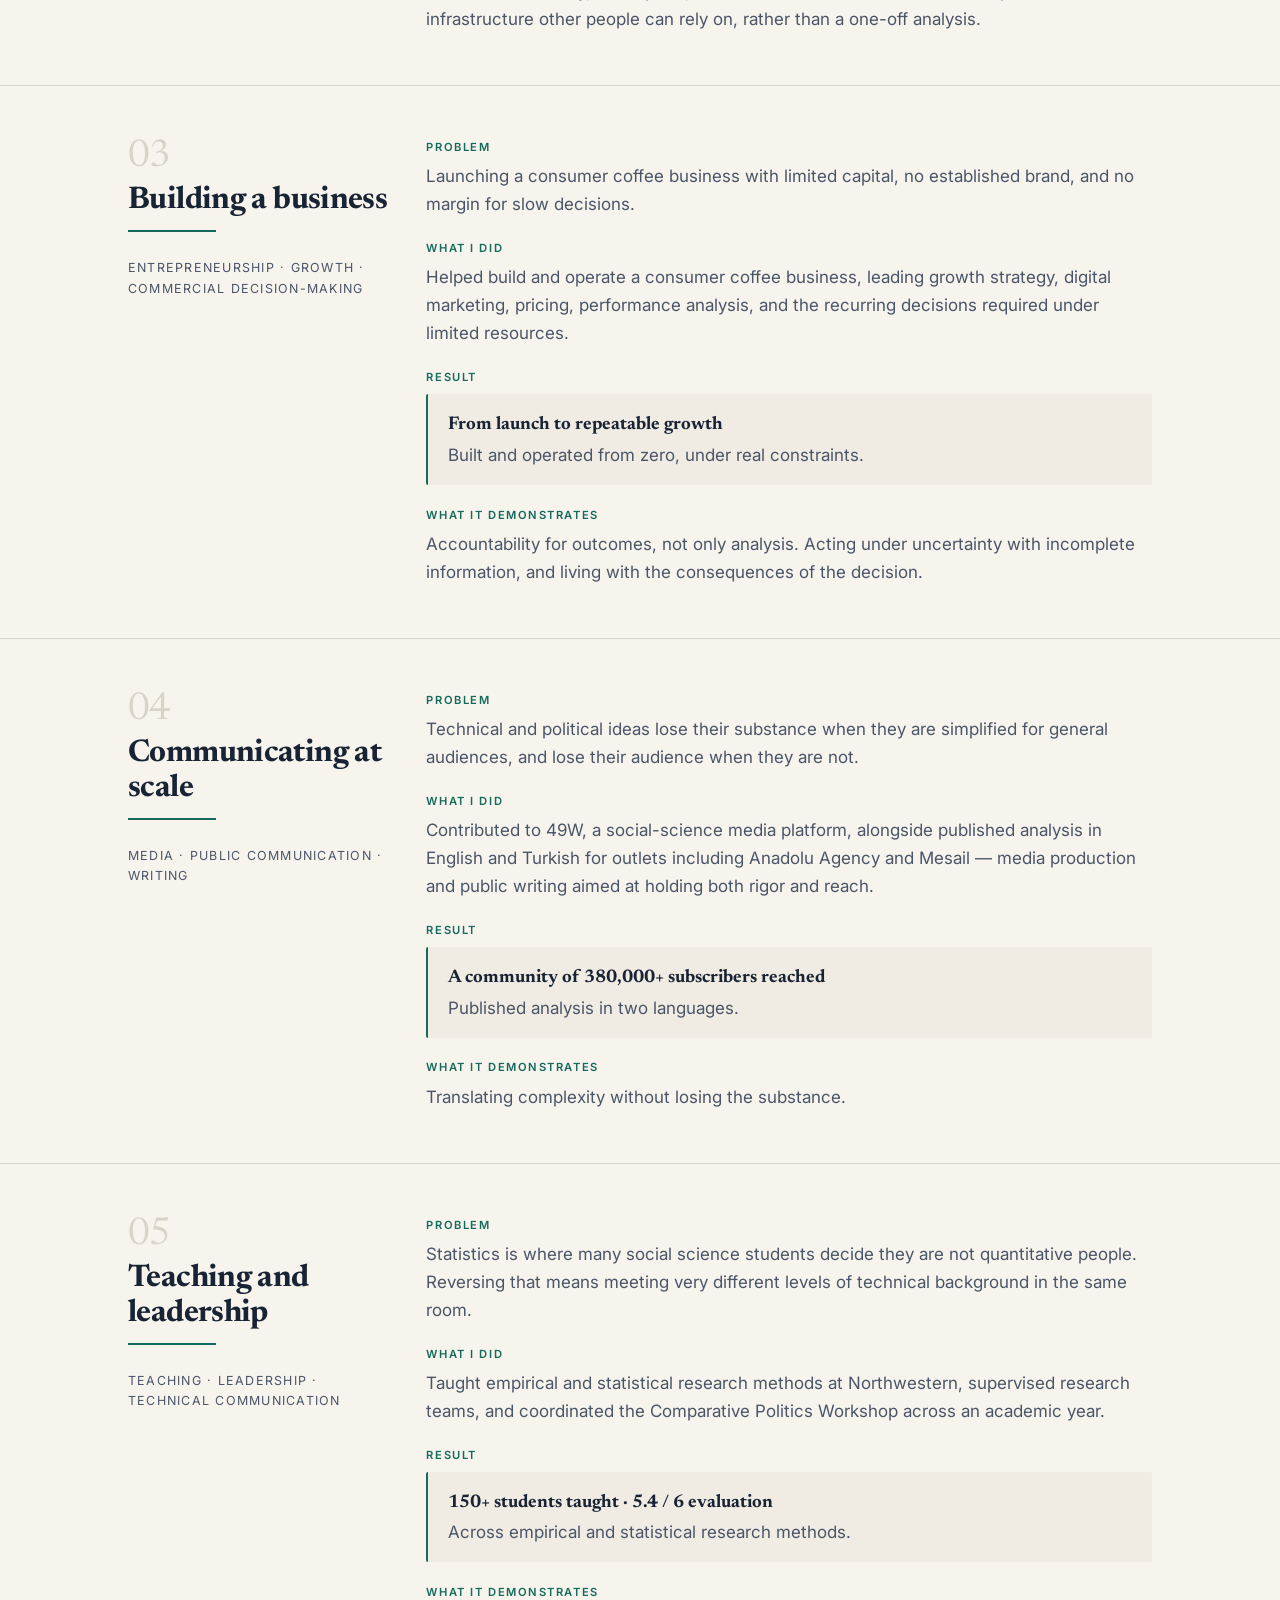
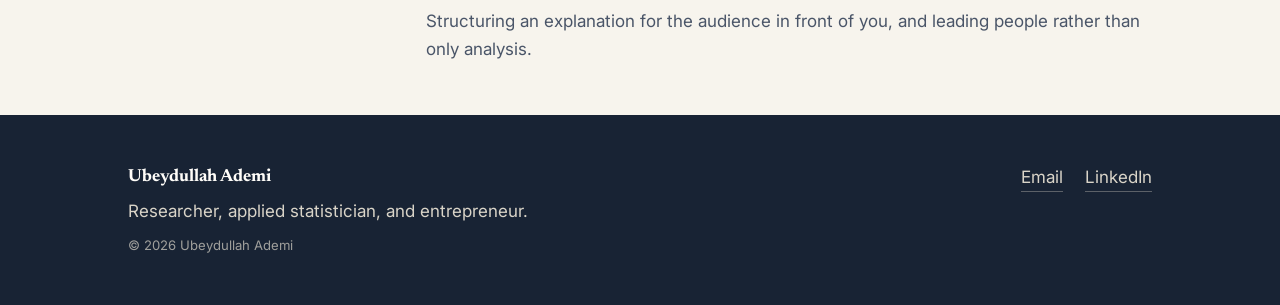
<file: work/index.html>
<!doctype html>
<html lang="en">
<head>
<meta charset="utf-8">
<meta name="viewport" content="width=device-width,initial-scale=1">
<script>document.documentElement.className+=' js';window.addEventListener('load',function(){setTimeout(function(){function sweep(){var n=document.querySelectorAll('.reveal:not(.is-in)');for(var i=0;i<n.length;i++){var r=n[i].getBoundingClientRect();if(r.top<window.innerHeight*0.95&&r.bottom>0)n[i].classList.add('is-in');}}if(!document.querySelectorAll('.reveal:not(.is-in)').length)return;sweep();window.addEventListener('scroll',sweep,{passive:true});window.addEventListener('resize',sweep,{passive:true});},2500);});</script>
<title>Work | Ubeydullah Ademi</title>
<meta name="description" content="Case studies across research, data systems, entrepreneurship, communication, and teaching — each structured as problem, approach, result, and what it demonstrates.">
<link rel="canonical" href="https://ubeydullahademi.com/work/">
<meta property="og:type" content="article">
<meta property="og:title" content="Work | Ubeydullah Ademi">
<meta property="og:description" content="Research, data systems, entrepreneurship, communication, and teaching — case studies.">
<meta property="og:url" content="https://ubeydullahademi.com/work/">
<meta property="og:image" content="https://ubeydullahademi.com/assets/social.jpg">
<meta property="og:image:width" content="1200">
<meta property="og:image:height" content="630">
<meta name="twitter:card" content="summary_large_image">
<meta name="twitter:image" content="https://ubeydullahademi.com/assets/social.jpg">
<link rel="preconnect" href="https://fonts.googleapis.com">
<link rel="preconnect" href="https://fonts.gstatic.com" crossorigin>
<link href="https://fonts.googleapis.com/css2?family=Inter:wght@400;500;600&family=Newsreader:opsz,wght@6..72,600;6..72,700&display=swap" rel="stylesheet">
<link rel="icon" href="/assets/favicon-32.png" sizes="32x32">
<link rel="icon" href="/assets/favicon-16.png" sizes="16x16">
<link rel="apple-touch-icon" href="/assets/apple-touch-icon.png">
<link rel="stylesheet" href="/assets/style.css">
</head>
<body>

<a class="skip" href="#main">Skip to main content</a>

<header class="site-head">
  <div class="wrap">
    <a class="brand" href="/"><img src="/assets/mark.png" alt="" width="32" height="32"><span>Ubeydullah Ademi</span></a>
    <nav class="nav" aria-label="Primary">
      <a href="/">Home</a>
      <a href="/work/" aria-current="page">Work</a>
      <a href="/research/">Research</a>
      <a href="/about/">About</a>
    </nav>
  </div>
</header>

<main id="main">

<section class="section" style="border-top:0">
  <div class="wrap">
    <p class="eyebrow">Selected work</p>
    <h1>Work</h1>
    <p class="lede" style="margin-top:1.2rem">Different settings, one way of working.</p>
    <p class="measure">Define the real question. Structure the available evidence. Make the decision. Learn from what happens next.</p>
  </div>
</section>

<section class="case" id="research">
  <div class="wrap case-grid">
    <div class="case-aside reveal">
      <p class="case-num">01</p>
      <h2>Causal inference for evolving networks</h2>
      <span class="rule"></span>
      <p class="case-tags">Research · Causal inference · Network analysis</p>
    </div>
    <div class="reveal reveal-d1">
      <dl>
        <dt>Problem</dt>
        <dd>Standard causal methods assume the relationships through which an effect travels stay fixed. In the settings I study they do not — the intervention itself reshapes the network, and the usual estimators stop meaning what they claim to mean.</dd>
        <dt>What I did</dt>
        <dd>My dissertation develops methods for evaluating an intervention when the structure through which its effects spread is itself changing, and applies them to political networks observed over time.</dd>
        <dt>Result</dt>
        <dd class="result"><strong>Effects estimated along a trajectory, not at a point</strong>Ongoing doctoral research at Northwestern.</dd>
        <dt>What it demonstrates</dt>
        <dd>Working at the point where an existing method breaks down, and building something defensible rather than applying a familiar tool to a problem it does not fit.</dd>
      </dl>
      <p class="meta"><a href="/research/">Full research page</a></p>
    </div>
  </div>
</section>

<section class="case" id="data">
  <div class="wrap case-grid">
    <div class="case-aside reveal">
      <p class="case-num">02</p>
      <h2>Building with data</h2>
      <span class="rule"></span>
      <p class="case-tags">Data systems · Applied statistics · Research execution</p>
    </div>
    <div class="reveal reveal-d1">
      <dl>
        <dt>Problem</dt>
        <dd>A National Science Foundation project depended on evidence that did not yet exist in usable form. The underlying records were public, but dispersed across sources, formats, and more than a decade of inconsistent reporting.</dd>
        <dt>What I did</dt>
        <dd>Built the data infrastructure end to end: collection, reconciliation of inconsistent records, validation, and the transformation of raw public filings into a structured analytical foundation.</dd>
        <dt>Result</dt>
        <dd class="result"><strong>300,000+ observations, spanning over a decade</strong>A reusable dataset now serving as the empirical base for ongoing analysis.</dd>
        <dt>What it demonstrates</dt>
        <dd>Comfort with messy, incomplete, real-world information — and the discipline to build infrastructure other people can rely on, rather than a one-off analysis.</dd>
      </dl>
    </div>
  </div>
</section>

<section class="case" id="business">
  <div class="wrap case-grid">
    <div class="case-aside reveal">
      <p class="case-num">03</p>
      <h2>Building a business</h2>
      <span class="rule"></span>
      <p class="case-tags">Entrepreneurship · Growth · Commercial decision-making</p>
    </div>
    <div class="reveal reveal-d1">
      <dl>
        <dt>Problem</dt>
        <dd>Launching a consumer coffee business with limited capital, no established brand, and no margin for slow decisions.</dd>
        <dt>What I did</dt>
        <dd>Helped build and operate a consumer coffee business, leading growth strategy, digital marketing, pricing, performance analysis, and the recurring decisions required under limited resources.</dd>
        <dt>Result</dt>
        <dd class="result"><strong>From launch to repeatable growth</strong>Built and operated from zero, under real constraints.</dd>
        <dt>What it demonstrates</dt>
        <dd>Accountability for outcomes, not only analysis. Acting under uncertainty with incomplete information, and living with the consequences of the decision.</dd>
      </dl>
    </div>
  </div>
</section>

<section class="case" id="communication">
  <div class="wrap case-grid">
    <div class="case-aside reveal">
      <p class="case-num">04</p>
      <h2>Communicating at scale</h2>
      <span class="rule"></span>
      <p class="case-tags">Media · Public communication · Writing</p>
    </div>
    <div class="reveal reveal-d1">
      <dl>
        <dt>Problem</dt>
        <dd>Technical and political ideas lose their substance when they are simplified for general audiences, and lose their audience when they are not.</dd>
        <dt>What I did</dt>
        <dd>Contributed to 49W, a social-science media platform, alongside published analysis in English and Turkish for outlets including Anadolu Agency and Mesail — media production and public writing aimed at holding both rigor and reach.</dd>
        <dt>Result</dt>
        <dd class="result"><strong>A community of 380,000+ subscribers reached</strong>Published analysis in two languages.</dd>
        <dt>What it demonstrates</dt>
        <dd>Translating complexity without losing the substance.</dd>
      </dl>
    </div>
  </div>
</section>

<section class="case" id="teaching">
  <div class="wrap case-grid">
    <div class="case-aside reveal">
      <p class="case-num">05</p>
      <h2>Teaching and leadership</h2>
      <span class="rule"></span>
      <p class="case-tags">Teaching · Leadership · Technical communication</p>
    </div>
    <div class="reveal reveal-d1">
      <dl>
        <dt>Problem</dt>
        <dd>Statistics is where many social science students decide they are not quantitative people. Reversing that means meeting very different levels of technical background in the same room.</dd>
        <dt>What I did</dt>
        <dd>Taught empirical and statistical research methods at Northwestern, supervised research teams, and coordinated the Comparative Politics Workshop across an academic year.</dd>
        <dt>Result</dt>
        <dd class="result"><strong>150+ students taught · 5.4 / 6 evaluation</strong>Across empirical and statistical research methods.</dd>
        <dt>What it demonstrates</dt>
        <dd>Structuring an explanation for the audience in front of you, and leading people rather than only analysis.</dd>
      </dl>
    </div>
  </div>
</section>

</main>

<footer class="site-foot">
  <div class="wrap">
    <div>
      <div class="name">Ubeydullah Ademi</div>
      <div>Researcher, applied statistician, and entrepreneur.</div>
      <small>&copy; 2026 Ubeydullah Ademi</small>
    </div>
    <div class="links">
      <a href="mailto:ubeydullahademi2027@u.northwestern.edu">Email</a>
      <a href="https://www.linkedin.com/in/ubeydullahademi">LinkedIn</a>
    </div>
  </div>
</footer>

<script src="/assets/motion.js" defer></script>
<!-- Cloudflare Web Analytics -->
<script defer src='https://static.cloudflareinsights.com/beacon.min.js' data-cf-beacon='{"token": "eef68b6fd0c84ef3941f42761e1751e2"}'></script>
<!-- End Cloudflare Web Analytics -->
</body>
</html>
</file>
<file: assets/style.css>
/* ============================================================
   Ubeydullah Ademi — warm editorial system
   ============================================================ */
:root{
  --bg:#F7F4ED;
  --bg-2:#F0ECE3;          /* quiet secondary surface */
  --surface:#FFFDF9;
  --ink:#182334;
  --body:#4A5568;
  --accent:#146B5C;
  --accent-dark:#0F5548;
  --clay:#B85F3D;          /* entrepreneurship, human emphasis, the outcome point */
  --clay-deep:#9C4E2F;     /* clay as a background: darkened so ivory text passes AA */
  --sand:#EFE8DC;          /* animation field */
  --blue-gray:#E8EEF0;     /* AI–human field */
  --blue-muted:#58748A;    /* communication accent */
  --rule:#D9D4C8;
  --serif:"Newsreader",Georgia,"Times New Roman",serif;
  --sans:"Inter",-apple-system,BlinkMacSystemFont,"Segoe UI",Roboto,Helvetica,Arial,sans-serif;
  --measure:70ch;
  --pad:clamp(1.25rem,5vw,3rem);
}

*,*::before,*::after{box-sizing:border-box}
html{-webkit-text-size-adjust:100%}
body{
  margin:0;background:var(--bg);color:var(--body);
  font-family:var(--sans);font-size:1.0625rem;line-height:1.65;
  -webkit-font-smoothing:antialiased;
}
img{max-width:100%;height:auto;display:block}
a{color:var(--accent);text-decoration:none;border-bottom:1px solid rgba(20,107,92,.32);transition:border-color .18s ease,background-color .18s ease}
a:hover{border-bottom-color:var(--accent);background:rgba(20,107,92,.07)}
::selection{background:var(--accent);color:var(--surface)}

.wrap{max-width:1120px;margin:0 auto;padding:0 var(--pad)}
.measure{max-width:var(--measure)}

.skip{position:absolute;left:-9999px;top:0;z-index:200;border:0}
.skip:focus{
  left:max(var(--pad),calc((100vw - 1120px)/2 + var(--pad)));
  top:.55rem;
  background:var(--surface);color:var(--accent);
  border:1px solid var(--accent);border-radius:2px;
  padding:.45rem .85rem;font-size:.88rem;font-weight:500;
}
:focus-visible{outline:2px solid var(--accent);outline-offset:3px}

/* ---------- typography ---------- */
h1,h2,h3{font-family:var(--serif);color:var(--ink);margin:0;line-height:1.12;letter-spacing:-.02em;font-weight:700}
h1{font-size:clamp(2.6rem,6vw,4.5rem);line-height:1.02}
h2{font-size:clamp(1.8rem,3.4vw,2.35rem)}
h3{font-size:clamp(1.2rem,2vw,1.45rem);font-weight:600;letter-spacing:-.01em}
p{margin:0 0 1.1rem}
strong{color:var(--ink);font-weight:600}
.lede{font-size:clamp(1.3rem,2.3vw,1.85rem);line-height:1.35;color:var(--body);letter-spacing:-.01em;max-width:32ch;margin:0 0 1.4rem}
.meta{font-size:.86rem;color:var(--body);letter-spacing:.02em}
.eyebrow{font-size:.72rem;letter-spacing:.16em;text-transform:uppercase;color:var(--accent);font-weight:600;margin:0 0 .9rem}

/* ---------- header / nav ---------- */
.site-head{border-bottom:1px solid var(--rule);position:sticky;top:0;background:rgba(247,244,237,.88);backdrop-filter:saturate(1.4) blur(8px);z-index:50}
.site-head .wrap{display:flex;align-items:center;justify-content:space-between;gap:1.5rem;min-height:68px}
.brand{display:flex;align-items:center;gap:.6rem;font-family:var(--serif);font-weight:700;color:var(--ink);border:0;font-size:1.05rem;letter-spacing:-.01em}
.brand img{width:32px;height:32px;flex:0 0 auto;transition:opacity .2s ease}
.brand:hover{background:none;color:var(--accent)}
.brand:hover img{opacity:.72}
.nav{display:flex;gap:1.9rem;align-items:center}
.nav a{color:var(--body);border:0;font-weight:500;font-size:1rem;padding:.55rem 0;border-bottom:2px solid transparent}
.nav a:hover,.nav a[aria-current=page]{color:var(--accent);border-bottom-color:var(--accent);background:none}

/* ---------- hero ---------- */
.hero{position:relative;overflow:hidden}
.hero::before{
  content:"";position:absolute;inset:0 0 auto 0;height:62%;pointer-events:none;z-index:0;
  background-image:linear-gradient(rgba(24,35,52,.024) 1px,transparent 1px),
                   linear-gradient(90deg,rgba(24,35,52,.024) 1px,transparent 1px);
  background-size:80px 80px;
  -webkit-mask-image:linear-gradient(#000,transparent);mask-image:linear-gradient(#000,transparent);
}
.hero .wrap{position:relative;z-index:1;display:grid;grid-template-columns:1fr auto;gap:clamp(2rem,5vw,4rem);align-items:center;padding-top:clamp(2.5rem,6vw,4.5rem);padding-bottom:clamp(2.5rem,6vw,4.5rem)}
.hero h1{margin-bottom:1.1rem}

.hero-portrait{
  width:100%;max-width:210px;aspect-ratio:4/5;object-fit:cover;object-position:50% 30%;
  border-radius:20px;margin-left:auto;border:0;filter:saturate(.94);
  box-shadow:0 12px 30px rgba(24,35,52,.11), 0 2px 6px rgba(24,35,52,.05);
}
.about-portrait{
  width:100%;max-width:300px;aspect-ratio:4/5;object-fit:cover;object-position:50% 20%;
  border-radius:20px;margin-left:auto;border:0;filter:saturate(.94);
  box-shadow:0 12px 30px rgba(24,35,52,.11), 0 2px 6px rgba(24,35,52,.05);
}

.btn-row{display:flex;gap:.9rem;flex-wrap:wrap;margin-top:.4rem}
.btn{display:inline-block;padding:.85rem 1.6rem;border-radius:2px;font-weight:500;font-size:1rem;border:1px solid var(--accent);background:var(--accent);color:var(--surface);transition:background-color .2s ease,border-color .2s ease,transform .2s ease}
.btn:hover{background:var(--accent-dark);border-color:var(--accent-dark);color:var(--surface);transform:translateY(-1px)}
.btn.ghost{background:transparent;color:var(--accent)}
.btn.ghost:hover{background:rgba(20,107,92,.08);color:var(--accent)}

/* ---------- sections ---------- */
.section{padding:clamp(3rem,6vw,4.75rem) 0;border-top:1px solid var(--rule)}
.section h2{margin-bottom:.35rem}
.rule{display:block;height:2px;width:0;background:var(--accent);margin:0 0 1.6rem}
.is-in .rule{width:88px;transition:width .7s cubic-bezier(.22,.61,.36,1) .1s}
.no-js .rule{width:88px}

/* dark section — the homepage's second act */
.section.dark{background:var(--ink);color:#D9D4C8;border-top:0}
.section.dark h2,.section.dark h3{color:var(--surface)}
.section.dark p{color:#C9D0DB}
.section.dark .rule{background:var(--accent)}
.section.dark blockquote{border-left-color:var(--accent);color:var(--surface)}
.section.dark a{color:#7FD3C1;border-bottom-color:rgba(127,211,193,.4)}
.section.dark a:hover{color:#A8E5D6;background:rgba(127,211,193,.1);border-bottom-color:#A8E5D6}
.section.dark .eyebrow{color:#7FD3C1}

/* ---------- section fields ---------- */
.section.cream{background:var(--surface)}
.section.sand{background:#EFEAE0}
.section.bluegray{background:var(--blue-gray);border-top:0}

/* teal field — data, consulting, action */
.section.teal{background:var(--accent);color:#E8F1EE;border-top:0}
.section.teal h2,.section.teal h3{color:var(--surface)}
.section.teal p{color:#DCEAE6}
.section.teal .rule{background:var(--clay)}
.section.teal .eyebrow{color:#A8DCCF}
.section.teal a{color:#FFFDF9;border-bottom-color:rgba(255,253,249,.45)}
.section.teal a:hover{color:#fff;background:rgba(255,255,255,.10);border-bottom-color:#fff}

/* clay field — the closing invitation */
.section.clay{background:var(--clay-deep);color:#FAEFE9;border-top:0}
.section.clay h2{color:var(--surface)}
.section.clay p{color:#F5E4DB}
.section.clay .rule{background:#F0C9B4}
.section.clay a:not(.btn){color:#FFFDF9;border-bottom-color:rgba(255,253,249,.45)}
.section.clay .btn{background:var(--surface);color:var(--clay-deep);border-color:var(--surface)}
.section.clay .btn:hover{background:#fff;border-color:#fff;color:var(--clay-deep)}
.section.clay .btn.ghost{background:transparent;color:#FFFDF9;border-color:rgba(255,253,249,.6)}
.section.clay .btn.ghost:hover{background:rgba(255,255,255,.12);color:#fff}

/* ---------- masthead stripe ---------- */
.stripe{background:var(--accent);height:54px;overflow:hidden;display:flex;align-items:center}
.stripe-track{display:flex;white-space:nowrap;will-change:transform}
.stripe-set{display:flex;align-items:center;flex:0 0 auto}
.stripe-set b{
  font-weight:500;font-size:12.5px;letter-spacing:.2em;text-transform:uppercase;
  color:#FFFDF9;padding:0 1.9rem;
}
.stripe-set i{width:6px;height:6px;border-radius:50%;background:var(--clay);flex:0 0 auto}
@media(prefers-reduced-motion:no-preference){
  .stripe-track{animation:marquee 42s linear infinite}
  .stripe-track.paused{animation-play-state:paused}
}
@keyframes marquee{from{transform:translateX(0)}to{transform:translateX(-50%)}}
@media(max-width:520px){.stripe{height:48px}.stripe-set b{font-size:11.5px;padding:0 1.3rem}}

/* ---------- selected work: 2x2 ---------- */
.cards{display:grid;gap:1.25rem;margin-top:.5rem}
@media(min-width:820px){.cards.two-up{grid-template-columns:1fr 1fr}}
.card{background:var(--surface);border:1px solid var(--rule);border-top:3px solid var(--rule);border-radius:3px;padding:clamp(1.4rem,3vw,1.9rem);transition:transform .25s ease,border-color .25s ease;display:flex;flex-direction:column}
.card:hover{transform:translateY(-3px)}
.card h3{color:var(--ink)}
.card p{color:#2E3D54}
.card .figure-note{color:#4A5568}
.card .meta{border-top-color:rgba(24,35,52,.12)}

/* four domains, one family — tinted fields with a thin accent edge */
.card.a-navy{background:#E4E9ED;border-color:rgba(24,35,52,.12);border-top-color:#182334}
.card.a-navy .cat,.card.a-navy .figure{color:#182334}

.card.a-teal{background:#DDEAE5;border-color:rgba(20,107,92,.16);border-top-color:#146B5C}
.card.a-teal .cat,.card.a-teal .figure{color:#0F5548}

.card.a-clay{background:#F0DFD5;border-color:rgba(184,95,61,.22);border-top-color:#B85F3D}
.card.a-clay .cat,.card.a-clay .figure{color:#8F4526}

.card.a-gold{background:#EEE6D2;border-color:rgba(151,109,50,.24);border-top-color:#976D32}
.card.a-gold .cat,.card.a-gold .figure{color:#6F4F22}
.card .cat{font-size:.68rem;letter-spacing:.15em;text-transform:uppercase;color:var(--accent);font-weight:600;margin:0 0 .7rem}
.card .figure{font-family:var(--serif);font-size:clamp(1.9rem,3.4vw,2.5rem);line-height:1;color:var(--ink);margin:0 0 .15rem;letter-spacing:-.02em}
.card .figure-note{font-size:.8rem;color:var(--body);margin:0 0 1rem}
.card h3{margin-bottom:.55rem}
.card p{margin-bottom:.8rem;font-size:1rem}
.card .meta{margin-top:auto;padding-top:.9rem;border-top:1px solid var(--rule)}

/* ---------- work page cases ---------- */
.case{border-top:1px solid var(--rule);padding:clamp(2.25rem,4.5vw,3.25rem) 0}
.case-grid{display:grid;gap:clamp(1.25rem,3vw,2.75rem)}
@media(min-width:860px){.case-grid{grid-template-columns:260px 1fr}}
.case-num{font-family:var(--serif);font-size:2.4rem;line-height:1;color:var(--rule);margin:0 0 .5rem;letter-spacing:-.02em}
.case-aside h2{font-size:clamp(1.5rem,2.6vw,1.95rem);margin-bottom:.7rem}
.case-tags{font-size:.78rem;letter-spacing:.1em;text-transform:uppercase;color:var(--body);margin-top:1rem}
.case dl{margin:0}
.case dt{font-size:.7rem;letter-spacing:.14em;text-transform:uppercase;color:var(--accent);font-weight:600;margin-top:1.3rem}
.case dt:first-of-type{margin-top:0}
.case dd{margin:.35rem 0 0}
.case .result{background:var(--bg-2);border-left:2px solid var(--accent);padding:1rem 1.2rem;margin:.5rem 0 0;border-radius:2px}
.case .result strong{font-family:var(--serif);font-size:1.15rem;color:var(--ink);display:block;font-weight:700}

blockquote{margin:0 0 1.4rem;padding:0 0 0 1.4rem;border-left:2px solid var(--accent);font-family:var(--serif);font-size:clamp(1.25rem,2.2vw,1.6rem);line-height:1.35;color:var(--ink);letter-spacing:-.01em}

ul.clean{list-style:none;padding:0;margin:0}
ul.clean li{padding:.6rem 0 .6rem 1.6rem;position:relative;border-bottom:1px solid var(--rule)}
ul.clean li::before{content:"";position:absolute;left:0;top:1.15rem;width:8px;height:8px;border-radius:50%;border:2px solid var(--accent)}
ul.clean li:last-child{border-bottom:0}

/* ---------- split (portrait + text) ---------- */
.split{display:grid;grid-template-columns:300px 1fr;gap:clamp(1.75rem,4vw,3.25rem);align-items:center}
@media(max-width:760px){.split{grid-template-columns:1fr;gap:1.5rem}}

/* ---------- footer ---------- */
.site-foot{background:var(--ink);color:var(--rule)}
.site-foot .wrap{padding-top:3rem;padding-bottom:3rem;display:flex;justify-content:space-between;gap:2rem;flex-wrap:wrap}
.site-foot a{color:var(--rule);border-bottom-color:rgba(217,212,200,.35)}
.site-foot a:hover{color:var(--surface);background:none;border-bottom-color:var(--surface)}
.site-foot .name{font-family:var(--serif);color:var(--surface);font-size:1.1rem;font-weight:700;margin-bottom:.3rem}
.site-foot .links{display:flex;gap:1.4rem;flex-wrap:wrap;align-items:flex-start}
.site-foot small{opacity:.7;display:block;margin-top:.6rem;font-size:.82rem}

/* ============================================================
   Hero diagram — disorder becomes structure, left to right
   ============================================================ */
.viz-band{background:var(--sand);border-top:1px solid var(--rule);border-bottom:0;padding:clamp(2rem,4vw,2.75rem) 0}
.viz{display:block;width:100%;max-width:960px;margin:0 auto;height:auto;overflow:visible}
.viz .try{stroke:#C7BFB0;stroke-width:1.25;fill:none;stroke-linecap:round}
.viz .link{stroke:var(--rule);stroke-width:1.25;fill:none}
.viz .qpoint{fill:var(--ink)}
.viz .obs{fill:var(--body)}
.viz .path{stroke:var(--accent);stroke-width:2.5;fill:none;stroke-linecap:round}
.viz .outcome{fill:var(--clay)}
.viz .label{font-family:var(--sans);font-size:15px;letter-spacing:.1em;text-transform:uppercase;fill:var(--body)}
/* the conclusion of the animation, not a caption */
.viz-band .cap{
  text-align:center;max-width:38ch;margin:2.1rem auto .6rem;
  font-family:var(--serif);font-size:clamp(1.2rem,2vw,1.4rem);line-height:1.35;
  color:var(--ink);letter-spacing:-.01em;
}
.viz-band .cap span{display:block}
/* below 700px the SVG scales too far down for legible in-image text — use real HTML instead */
.viz-labels{display:none}
@media(max-width:700px){
  .viz .label{display:none}
  .viz-labels{display:flex;justify-content:space-between;gap:.5rem;max-width:520px;margin:.9rem auto 0}
  .viz-labels span{font-size:.72rem;letter-spacing:.08em;text-transform:uppercase;color:var(--body);text-align:center;flex:1}
}

@media(prefers-reduced-motion:no-preference){
  /* start states only when JS is present, so content never hides on failure */
  .js .viz-band .qpoint,.js .viz-band .obs,.js .viz-band .outcome,.js .viz-band .label{opacity:0}
  .js .viz-band .try,.js .viz-band .link{stroke-dasharray:var(--len,300);stroke-dashoffset:var(--len,300)}
  .js .viz-band .path{stroke-dasharray:1200;stroke-dashoffset:1200}

  /* 1 — uncertainty: the question, then attempts with no clear destination.
        the weak attempts fade back but stay legible; they were not wasted. */
  .is-in .qpoint{animation:pop .34s cubic-bezier(.22,.61,.36,1) .05s forwards}
  .is-in .t1{animation:draw .62s ease-out .28s forwards, dim .6s ease-out 2.30s forwards}
  .is-in .t2{animation:draw .62s ease-out .42s forwards, dim .6s ease-out 2.38s forwards}
  .is-in .t3{animation:draw .68s ease-out .56s forwards}
  .is-in .tick{animation:draw .2s ease-out 1.05s forwards, dim .6s ease-out 2.38s forwards}

  /* 2 — attempts produce evidence, scattered */
  .is-in .obs{animation:pop .30s cubic-bezier(.22,.61,.36,1) forwards}
  .o1{animation-delay:1.15s}.o2{animation-delay:1.20s}.o3{animation-delay:1.25s}
  .o4{animation-delay:1.30s}.o5{animation-delay:1.35s}.o6{animation-delay:1.40s}
  .o7{animation-delay:1.45s}.o8{animation-delay:1.50s}.o9{animation-delay:1.55s}

  /* — a beat of stillness here (~0.4s) so the disorder registers before analysis — */

  /* 3 — analysis: what held up draws together, and relationships appear */
  .is-in .obs.keep{animation:pop .30s cubic-bezier(.22,.61,.36,1) forwards,
                             gather .6s cubic-bezier(.22,.61,.36,1) 2.25s forwards}
  .is-in .link{animation:draw .38s ease-out forwards}
  .k1{animation-delay:2.50s}.k2{animation-delay:2.58s}.k3{animation-delay:2.66s}.k4{animation-delay:2.74s}

  /* 4 — informed action: one route, still curved. runs once, then rests. */
  .is-in .path{animation:draw .85s cubic-bezier(.4,0,.2,1) 2.84s forwards}
  .is-in .outcome{animation:pop .34s cubic-bezier(.22,.61,.36,1) 3.58s forwards,
                            pulse .5s ease-out 3.90s 1}

  .is-in .label{animation:fade .42s ease-out forwards}
  .g1{animation-delay:.35s}.g2{animation-delay:1.30s}.g3{animation-delay:2.60s}.g4{animation-delay:3.62s}

  /* hero copy */
  .js .hero h1,.js .hero .lede,.js .hero .intro,.js .hero .btn-row{opacity:0}
  .hero h1{animation:rise .6s cubic-bezier(.22,.61,.36,1) forwards}
  .hero .lede{animation:rise .6s cubic-bezier(.22,.61,.36,1) .10s forwards}
  .hero .intro{animation:rise .6s cubic-bezier(.22,.61,.36,1) .20s forwards}
  .hero .btn-row{animation:rise .6s cubic-bezier(.22,.61,.36,1) .30s forwards}

  /* scroll reveals */
  .js .reveal{opacity:0;transform:translateY(12px);transition:opacity .6s ease-out,transform .6s cubic-bezier(.22,.61,.36,1)}
  .js .reveal.is-in{opacity:1;transform:none}
  .reveal-d1{transition-delay:.08s}.reveal-d2{transition-delay:.16s}.reveal-d3{transition-delay:.24s}
}

@keyframes draw{to{stroke-dashoffset:0}}
@keyframes dim{to{opacity:.34}}
@keyframes gather{to{transform:translate(var(--gx,0),var(--gy,0))}}
@keyframes pop{from{opacity:0;transform:scale(.2)}to{opacity:1;transform:none}}
@keyframes pulse{0%{r:7}55%{r:11}100%{r:7}}
@keyframes fade{to{opacity:1}}
@keyframes rise{from{opacity:0;transform:translateY(12px)}to{opacity:1;transform:none}}

/* ---------- responsive ---------- */
@media(max-width:860px){
  .hero .wrap{grid-template-columns:1fr}
  .hero-portrait{margin:0 0 .5rem;max-width:160px}
  .about-portrait{margin:1.25rem 0 0;max-width:240px}
  .lede{max-width:none}
  .nav{gap:1.1rem}
  .nav a{font-size:.95rem;min-height:44px;display:flex;align-items:center}
  .hero::before{display:none}
  .site-head .wrap{flex-wrap:wrap;min-height:0;padding-top:.6rem;padding-bottom:.6rem}
  .viz .label{font-size:21px}
  .case-num{font-size:1.9rem}
}
@media(max-width:520px){
  .brand{font-size:.98rem}
  .nav{gap:.9rem}
  .btn{flex:1 1 auto;text-align:center}
  .viz .label{font-size:26px}
}
</file>
